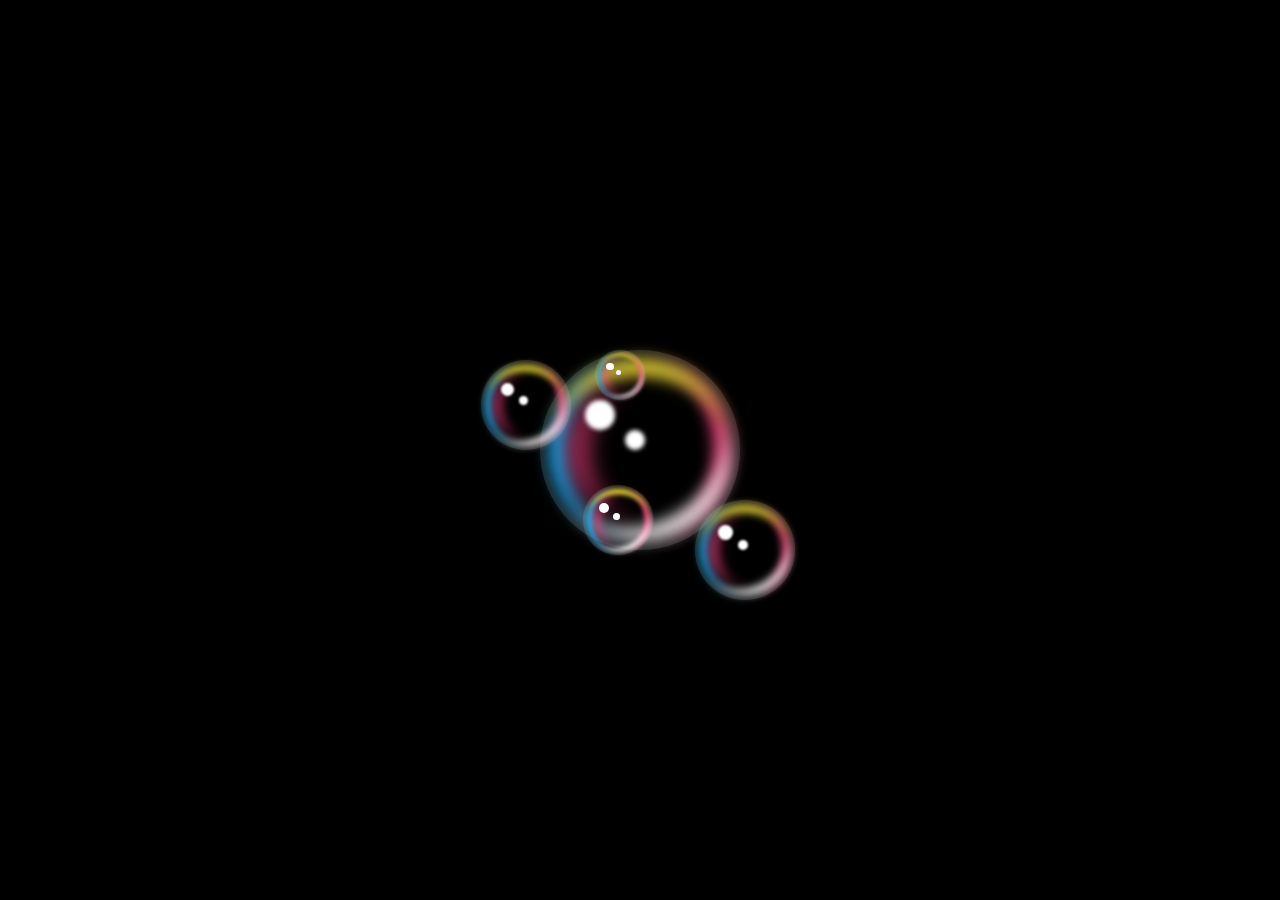
<file: Bubble/index.html>
<!DOCTYPE html>
<html lang="en">
<head>
    <meta charset="UTF-8">
    <meta http-equiv="X-UA-Compatible" content="IE=edge">
    <meta name="viewport" content="width=device-width, initial-scale=1.0">
    <title>Bubble animation</title>
    <link rel="stylesheet" href="style.css">
</head>
<body>
    <div class="bubble">
        <span></span>
        <span></span>
        <span></span>
        <span></span>
        <span></span>
    </div>
    <div class="bubble">
        <span></span>
        <span></span>
        <span></span>
        <span></span>
        <span></span>
    </div>
    <div class="bubble">
        <span></span>
        <span></span>
        <span></span>
        <span></span>
        <span></span>
    </div>
    <div class="bubble">
        <span></span>
        <span></span>
        <span></span>
        <span></span>
        <span></span>
    </div>
    <div class="bubble">
        <span></span>
        <span></span>
        <span></span>
        <span></span>
        <span></span>
    </div>
</body>
</html>
</file>
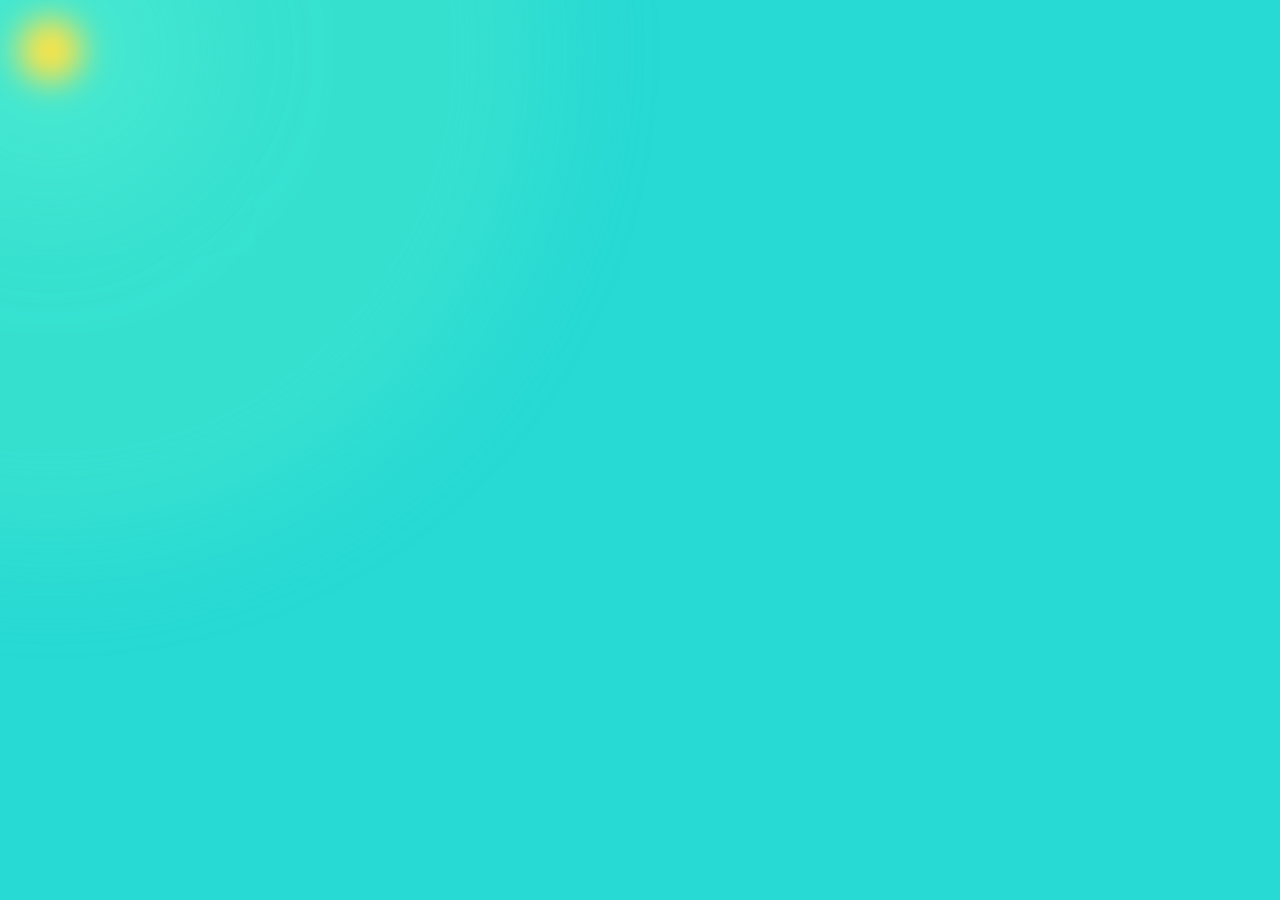
<file: Colorgenerator/index.html>
<!DOCTYPE html>
<html lang="en">

<head>
    <meta charset="UTF-8">
    <meta http-equiv="X-UA-Compatible" content="IE=edge">
    <meta name="viewport" content="width=device-width, initial-scale=1.0">
    <title>Color Generator Game</title>
    <link rel="stylesheet" href="style.css">
</head>

<body>
    <!--
design by https://www.behance.net/vahanhovh
-->
    <div class="splash"></div>
    <div class="container">
        <div class="start-game game-full-flex" id="start-game">
            <div class="start-game-top"><a class="play-full-page" href="https://codepen.io/gregh/full/yVLOyO/"
                    target="_blank">Full Page Mode</a>
            </div>
            <div class="logo-holder">
                <p class="logo">
                    <span>C</span>
                    <span>o</span>
                    <span>l</span>
                    <span>o</span>
                    <span>r</span>
                    <span>o</span>
                    <span>n</span>
                </p>
                <a class="play-button" href="#" onclick="game.start()">Play</a>
                <h4 class="hint">hint: <span>red</span> color always comes first</h4>
            </div>

            <div class="how-to-play">
                <div class="section section-1">
                    <h4>Bouncing ball<br>changes color</h4>
                    <div class="content">
                        <div class="ball-demo" id="ball-demo"></div>
                    </div>
                </div>
                <div class="section section-2">
                    <h4>Tap on the bar to switch the colors<br>(Red, Yellow, Purple)</h4>
                    <div class="content">
                        <div class="bar bar-1" data-index="0"></div>
                        <div class="bar bar-2"></div>
                        <div class="bar bar-3"></div>
                    </div>
                </div>
                <div class="section section-3">
                    <h4>Always match the<br>ball and bar colors</h4>
                    <div class="content">
                        <div class="ball-demo" id="ball-demo"></div>
                        <div class="bar bar-1"></div>
                    </div>
                </div>
            </div>

        </div>

        <div class="stop-game game-full-flex">

            <div class="score-container">

                <h1>Coloron</h1>
                <div class="final-score"></div>
                <div class="result"></div>
                <h4>Tweet to challenge friends</h4>
                <p>
                    <a class="tweet" href="#" onclick="game.generateTweet()">
                        <i class="fa fa-twitter" aria-hidden="true"></i> Tweet
                    </a>
                </p>
                <div>
                    <a class="play-again" href="#" onclick="game.start()">Play Again</a>
                    <a class="main-menu" href="#" onclick="game.intro()">Menu</a>
                </div>
            </div>
        </div>
        <div class="small-glows"></div>
        <div class="glow">
            <div class="sun"></div>
        </div>
        <div class="waves">
            <div class="top_wave"></div>
            <div class="wave1"></div>
            <div class="wave2"></div>
            <div class="wave3"></div>
            <div class="wave4"></div>
        </div>
        <div class="mounts">
            <div class="mount1"></div>
            <div class="mount2"></div>
        </div>
        <div class="clouds"></div>
        <div class="scene">
            <div class="learn-to-play">Click on the bars to change the color!</div>
            <div class="score" id="score"></div>
            <div class="ball-holder"></div>
            <div class="sticks" id="sticks"></div>
        </div>
        <div class="noise"></div>
    </div>

    <script src="main.js"></script>
</body>

</html>
</file>
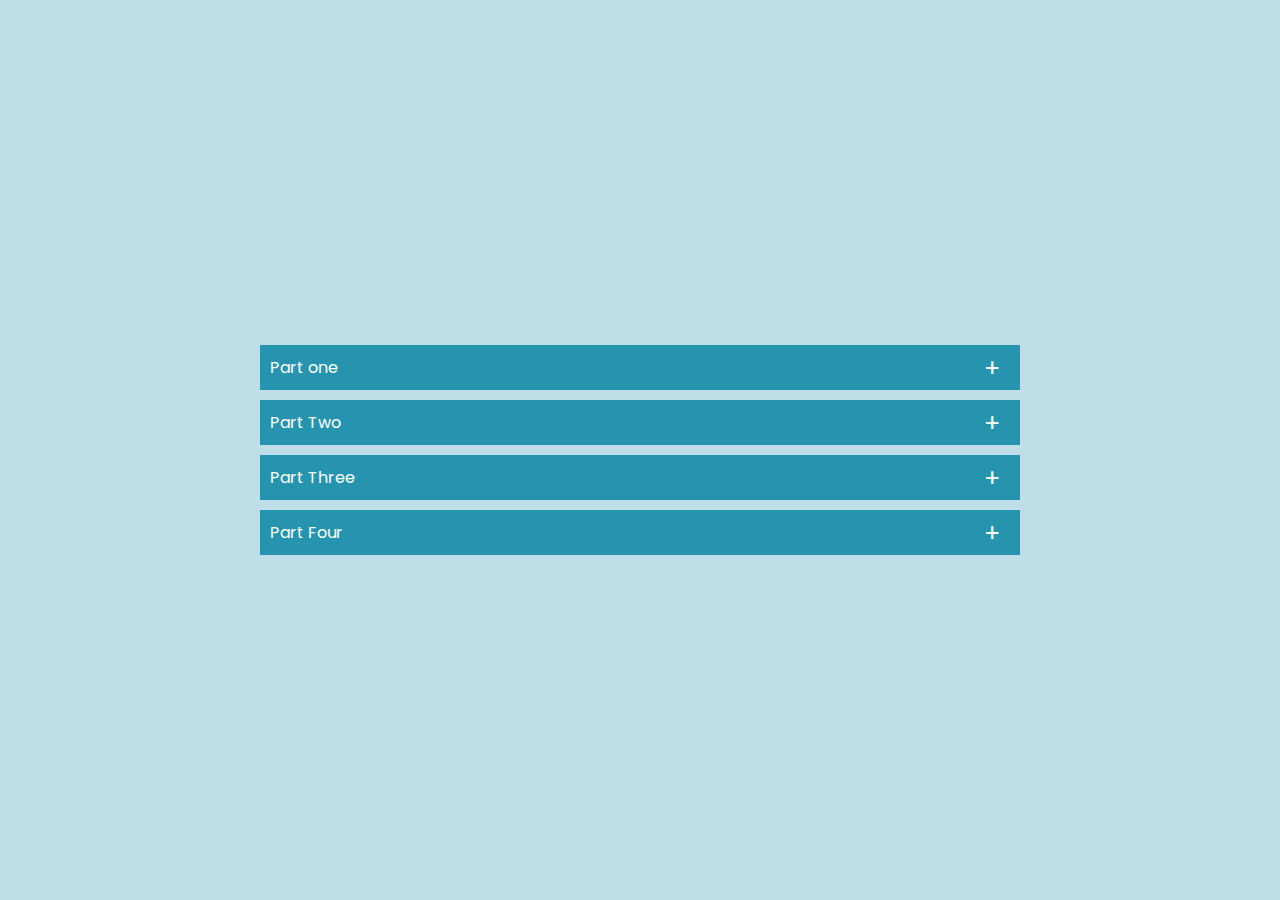
<file: Faq/index.html>
<!DOCTYPE html>
<html lang="en">

<head>
    <meta charset="UTF-8">
    <meta http-equiv="X-UA-Compatible" content="IE=edge">
    <meta name="viewport" content="width=device-width, initial-scale=1.0">
    <title>Faq Accordium</title>
    <link rel="stylesheet" href="https://cdnjs.cloudflare.com/ajax/libs/font-awesome/5.14.0/css/all.min.css"
        integrity="sha512-1PKOgIY59xJ8Co8+NE6FZ+LOAZKjy+KY8iq0G4B3CyeY6wYHN3yt9PW0XpSriVlkMXe40PTKnXrLnZ9+fkDaog=="
        crossorigin="anonymous" />
    <link rel="stylesheet" href="style.css">
</head>

<body>
    <div class="accordium">
        <div class="contextBx">
            <div class="label">Part one</div>
            <div class="context">
                <p>
                    Lorem ipsum dolor sit amet, consectetur adipisicing elit. Quos pariatur velit nesciunt unde numquam
                    qui neque sint exercitationem porro nemo blanditiis quo quaerat vel molestiae soluta nulla, sit
                    doloribus. Sapiente dolor molestias reiciendis eveniet illo odio eos ipsa sed cupiditate?
                </p>
            </div>
        </div>
        <div class="contextBx">
            <div class="label">Part Two</div>
            <div class="context">
                <p>
                    Lorem ipsum dolor sit amet, consectetur adipisicing elit. Quos pariatur velit nesciunt unde numquam
                    qui neque sint exercitationem porro nemo blanditiis quo quaerat vel molestiae soluta nulla, sit
                    doloribus. Sapiente dolor molestias reiciendis eveniet illo odio eos ipsa sed cupiditate?
                </p>
            </div>
        </div>
        <div class="contextBx">
            <div class="label">Part Three</div>
            <div class="context">
                <p>
                    Lorem ipsum dolor sit amet, consectetur adipisicing elit. Quos pariatur velit nesciunt unde numquam
                    qui neque sint exercitationem porro nemo blanditiis quo quaerat vel molestiae soluta nulla, sit
                    doloribus. Sapiente dolor molestias reiciendis eveniet illo odio eos ipsa sed cupiditate?
                </p>
            </div>
        </div>
        <div class="contextBx">
            <div class="label">Part Four</div>
            <div class="context">
                <p>
                    Lorem ipsum dolor sit amet, consectetur adipisicing elit. Quos pariatur velit nesciunt unde numquam
                    qui neque sint exercitationem porro nemo blanditiis quo quaerat vel molestiae soluta nulla, sit
                    doloribus. Sapiente dolor molestias reiciendis eveniet illo odio eos ipsa sed cupiditate?
                </p>
            </div>
        </div>
    </div>

    <script src="main.js"></script>
</body>

</html>
</file>
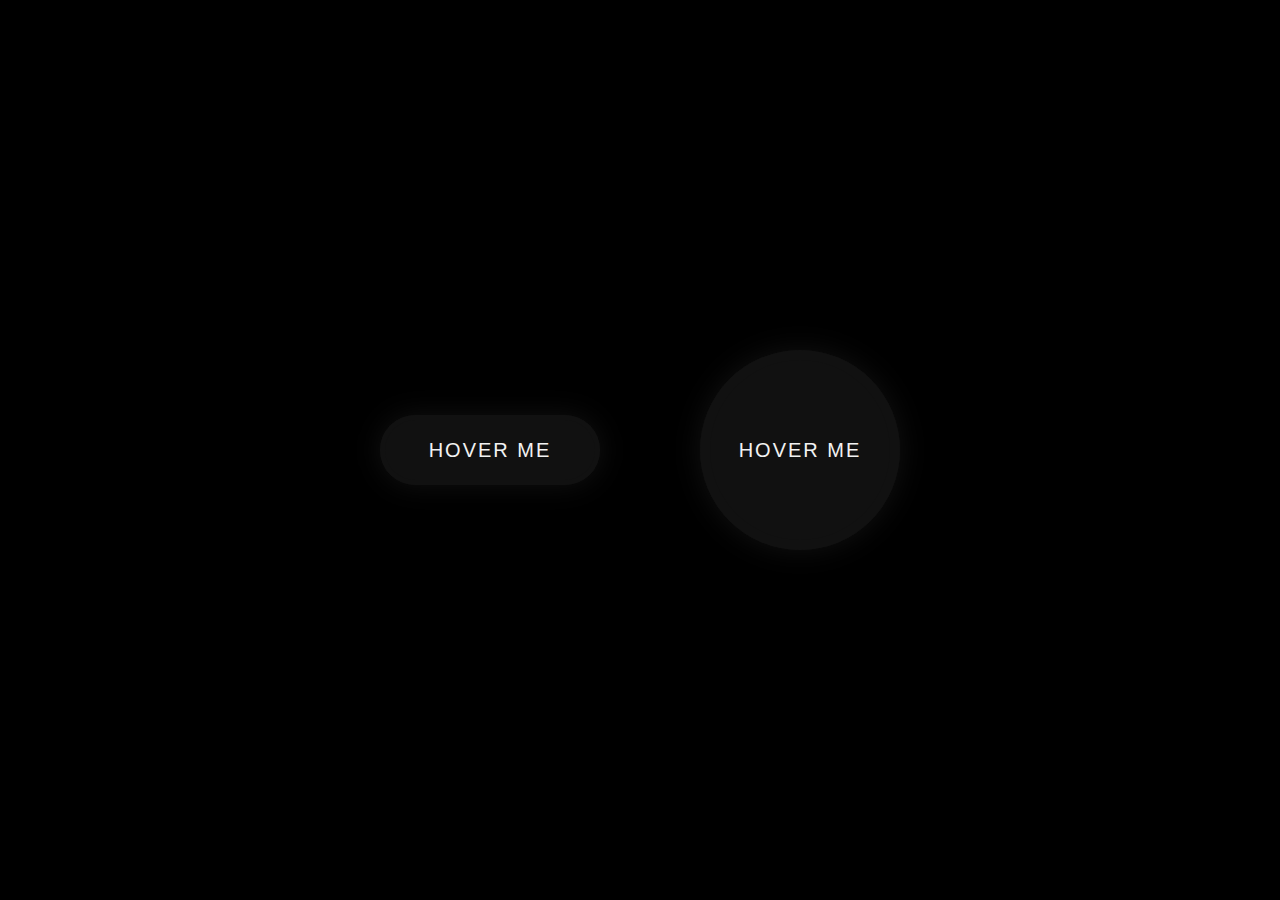
<file: GlowingBtn/index.html>
<!DOCTYPE html>
<html lang="en">

<head>
    <meta charset="UTF-8">
    <meta http-equiv="X-UA-Compatible" content="IE=edge">
    <meta name="viewport" content="width=device-width, initial-scale=1.0">
    <title>Glowing Button</title>
    <link rel="stylesheet" href="style.css">
</head>

<body>
    <div class="center">
        <div class="outer button">
            <button>Hover Me</button>
            <span></span>
            <span></span>
        </div>
        <div class="outer circle">
            <button>Hover Me</button>
            <span></span>
            <span></span>
        </div>
    </div>
</body>

</html>
</file>
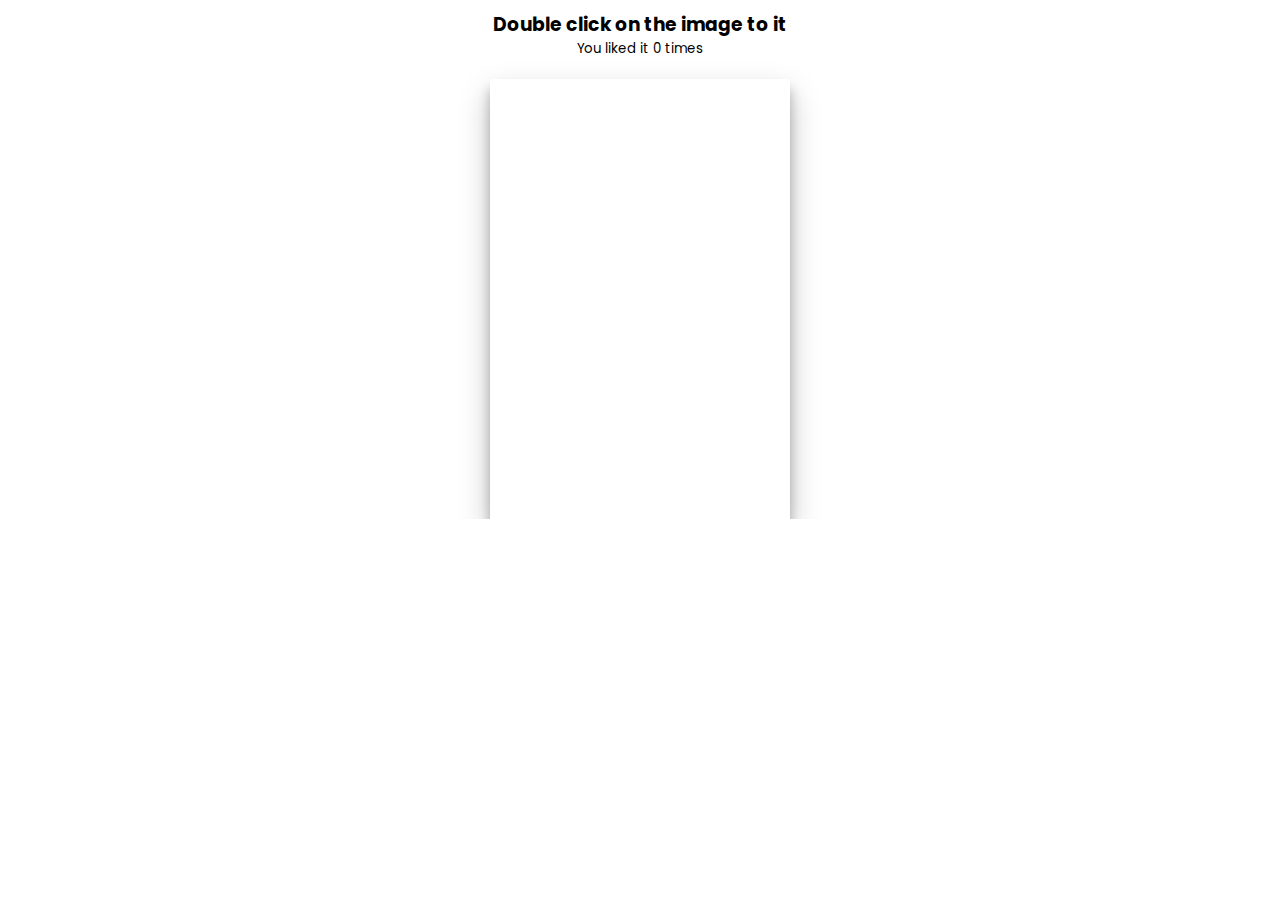
<file: heart/index.html>
<!DOCTYPE html>
<html lang="en">

<head>
    <meta charset="UTF-8">
    <meta http-equiv="X-UA-Compatible" content="IE=edge">
    <meta name="viewport" content="width=device-width, initial-scale=1.0">
    <title>Heart Generator</title>
    <link rel="stylesheet" href="https://cdnjs.cloudflare.com/ajax/libs/font-awesome/5.14.0/css/all.min.css"
        integrity="sha512-1PKOgIY59xJ8Co8+NE6FZ+LOAZKjy+KY8iq0G4B3CyeY6wYHN3yt9PW0XpSriVlkMXe40PTKnXrLnZ9+fkDaog=="
        crossorigin="anonymous" />
    <link rel="stylesheet" href="style.css">
</head>

<body>
    <h3>Double click on the image to <i class="fas fa-heart"></i> it</h3>
    <small>You liked it <span id="times">0</span> times</small>
    <div class="loveMe"></div>

    <script src="main.js"></script>
</body>

</html>
</file>
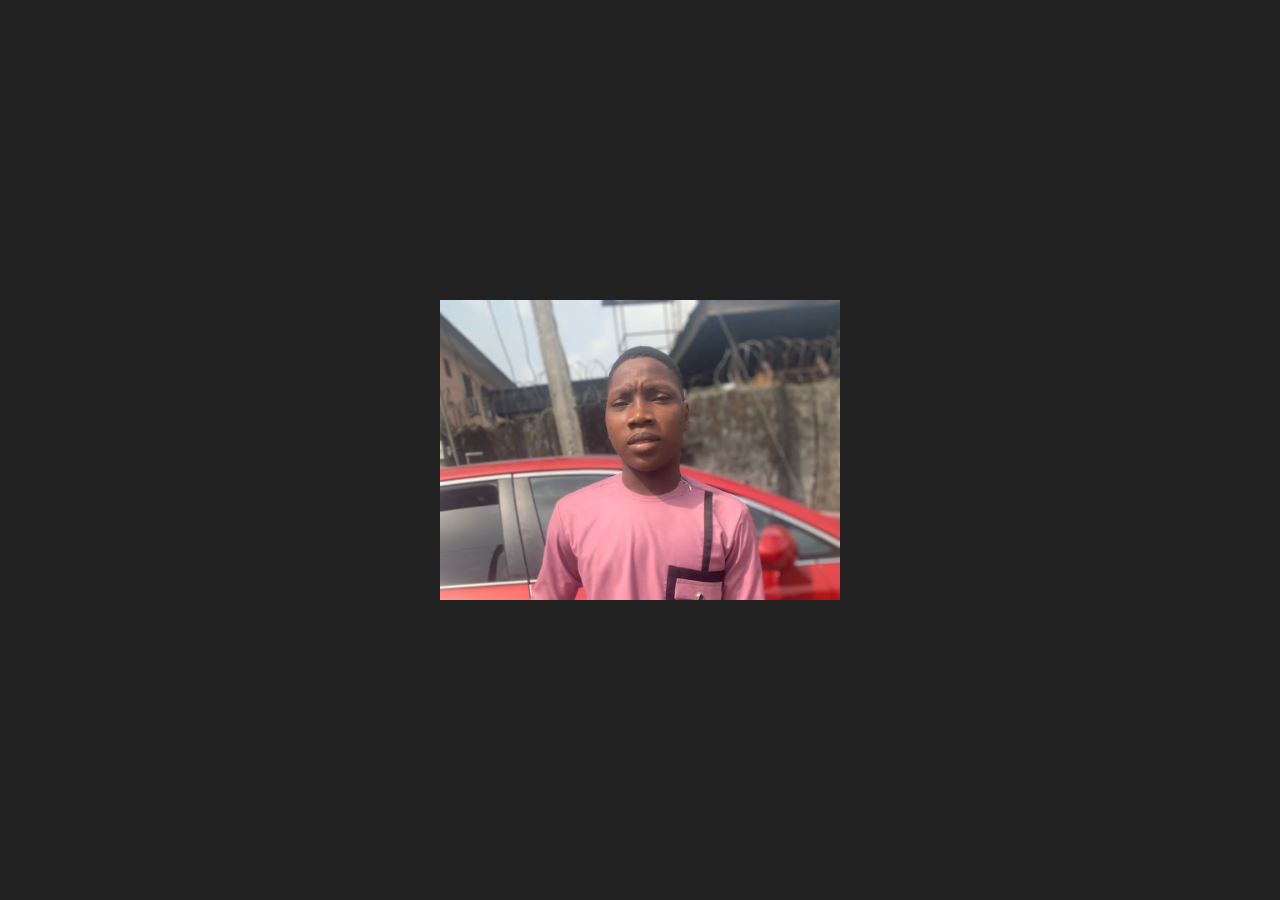
<file: ImgDivider/index.html>
<!DOCTYPE html>
<html lang="en">
  <head>
    <meta charset="UTF-8" />
    <meta http-equiv="X-UA-Compatible" content="IE=edge" />
    <meta name="viewport" content="width=device-width, initial-scale=1.0" />
    <title>Dividing Img</title>
    <link rel="stylesheet" href="style.css" />
  </head>

  <body>
    <div class="box">
      <span></span>
      <span></span>
      <span></span>
      <span></span>
    </div>
  </body>
</html>
</file>
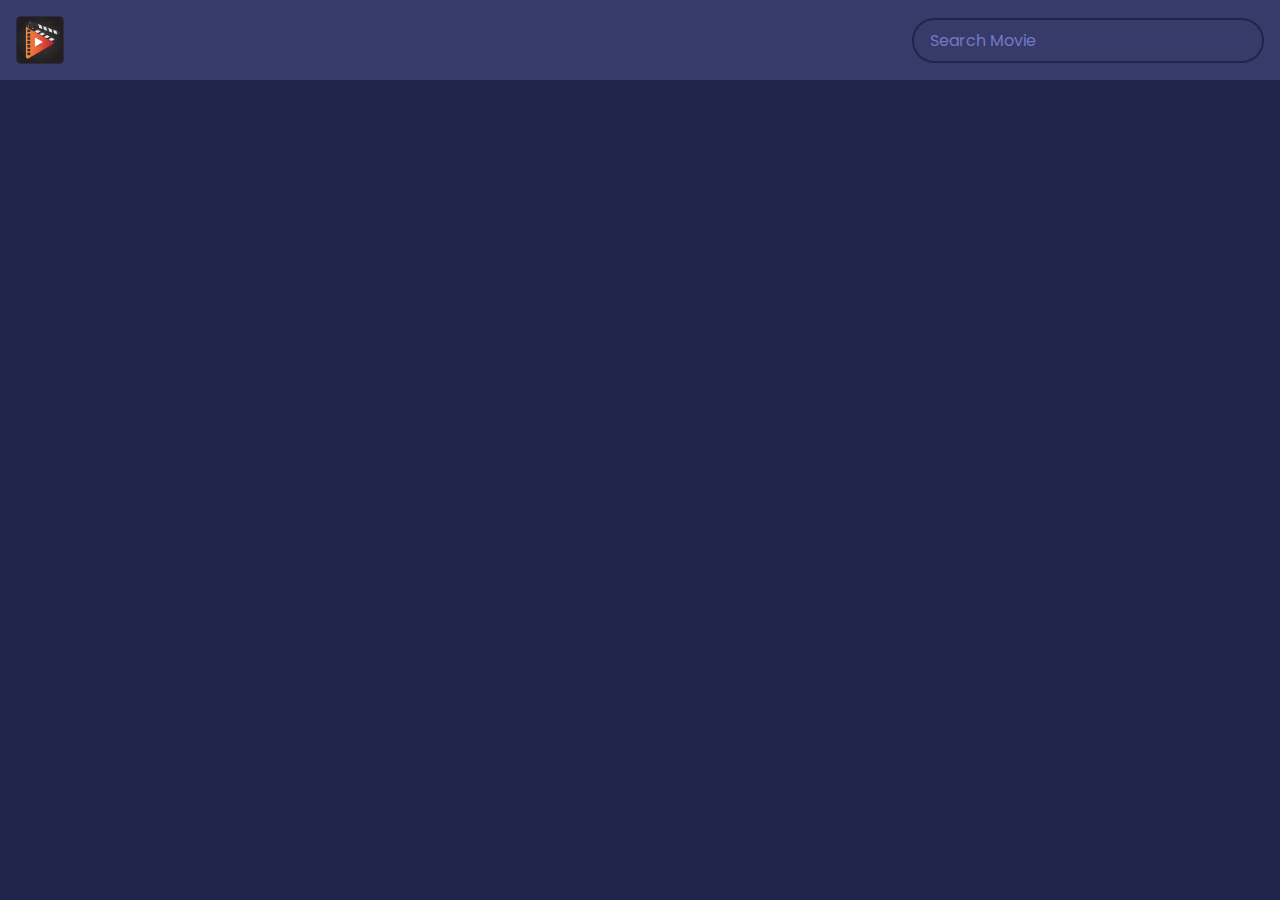
<file: MovieApp/index.html>
<!DOCTYPE html>
<html lang="en">
<head>
    <meta charset="UTF-8">
    <meta http-equiv="X-UA-Compatible" content="IE=edge">
    <meta name="viewport" content="width=device-width, initial-scale=1.0">
    <title>Movie World</title>
    <link rel="stylesheet" href="style.css">
    <link rel="icon" href="mL.png">
</head>

<body>
    <header>
        <img src="mL.png" alt="">
        <form id="form">
            <input type="text" id="search" class="search" placeholder="Search Movie">
        </form>
    </header>
    <main id="main"></main>
    <script src="main.js"></script>
</body>

</html>
</file>
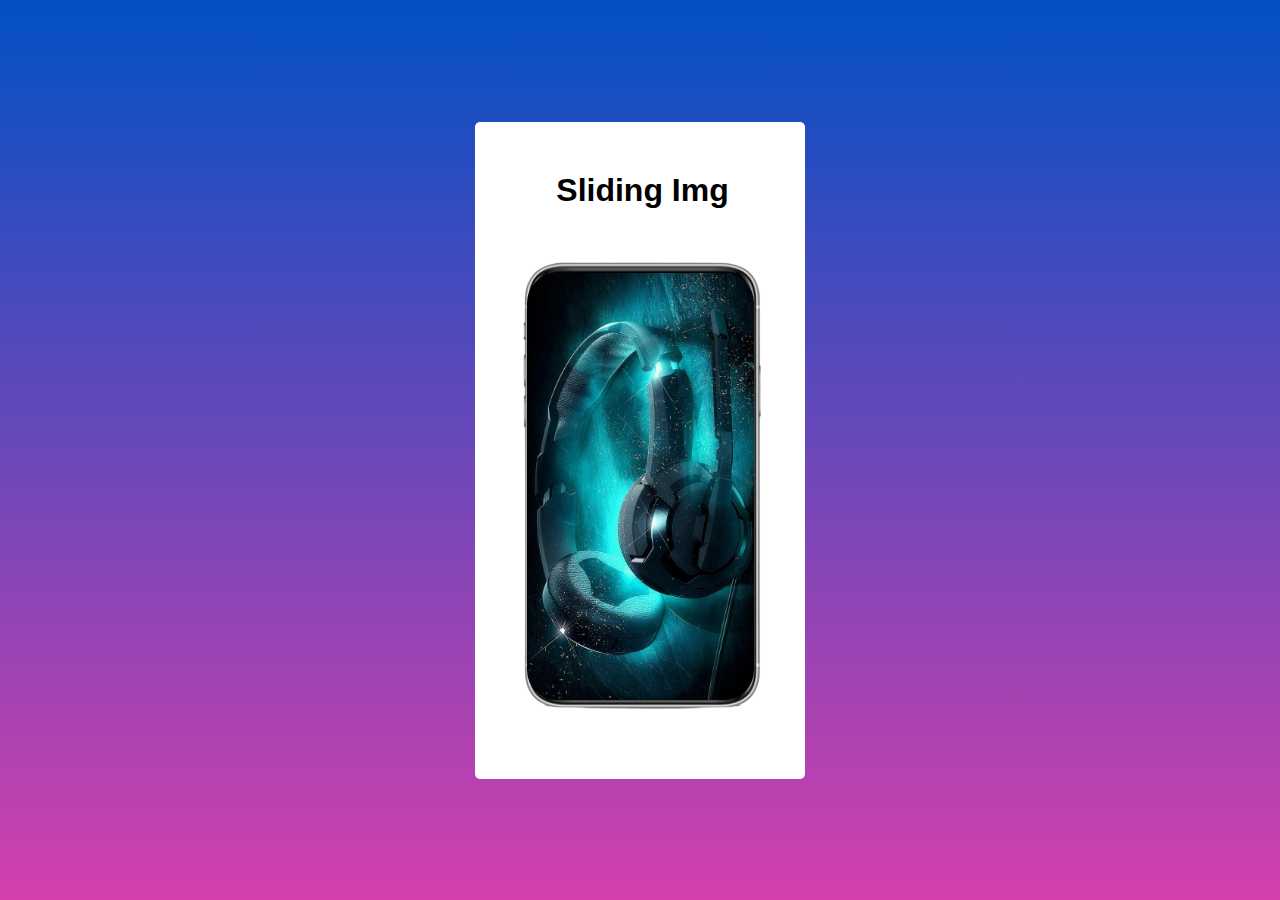
<file: Phone/index.html>
<!DOCTYPE html>
<html lang="en">

<head>
    <meta charset="UTF-8">
    <meta http-equiv="X-UA-Compatible" content="IE=edge">
    <meta name="viewport" content="width=device-width, initial-scale=1.0">
    <title>Phone Changer</title>
    <link rel="stylesheet" href="https://cdnjs.cloudflare.com/ajax/libs/font-awesome/6.1.1/css/all.min.css"
        integrity="sha512-KfkfwYDsLkIlwQp6LFnl8zNdLGxu9YAA1QvwINks4PhcElQSvqcyVLLD9aMhXd13uQjoXtEKNosOWaZqXgel0g=="
        crossorigin="anonymous" referrerpolicy="no-referrer" />
    <link rel="stylesheet" href="/Phone/style.css">
</head>

<body>
    <div class="container">
        <h1>Sliding Img</h1>
        <div class="imgcontainer">
            <img src="/Phone/phoneimg/phonesetting.png" alt="" class="mainImg">
            <div class="slideImg">
                <span class="areaSpan">
                    <img src="/Phone/phoneimg/first.jpg" alt="" class="img">
                    <span class="IconFa" id="Next"><i class="fa fa-chevron-right"></i></span>
                </span>
                <span class="areaSpan">
                    <img src="/Phone/phoneimg/sec.jpg" alt="" class="img">
                    <span class="IconFa" id="Next2"><i class="fa fa-chevron-right"></i></span>
                    <span class="leftP" id="Prev"><i class="fa fa-chevron-left"></i></span>
                </span>
                <span class="areaSpan">
                    <img src="/Phone/phoneimg/third.png" alt="" class="img lastImg">
                    <span class="leftP" id="Prev2"><i class="fa fa-chevron-left"></i></span>
                </span>
            </div>
        </div>
        <!-- <div class="btns">
            <button id="Prev">View Previous Wallpapaer</button>
            <button id="Next">View Next Wallpapaer</button>
            <button id="More">View Last Wallpapaer</button>
        </div> -->
    </div>

    <script src="/Phone/main.js"></script>
</body>

</html>
</file>
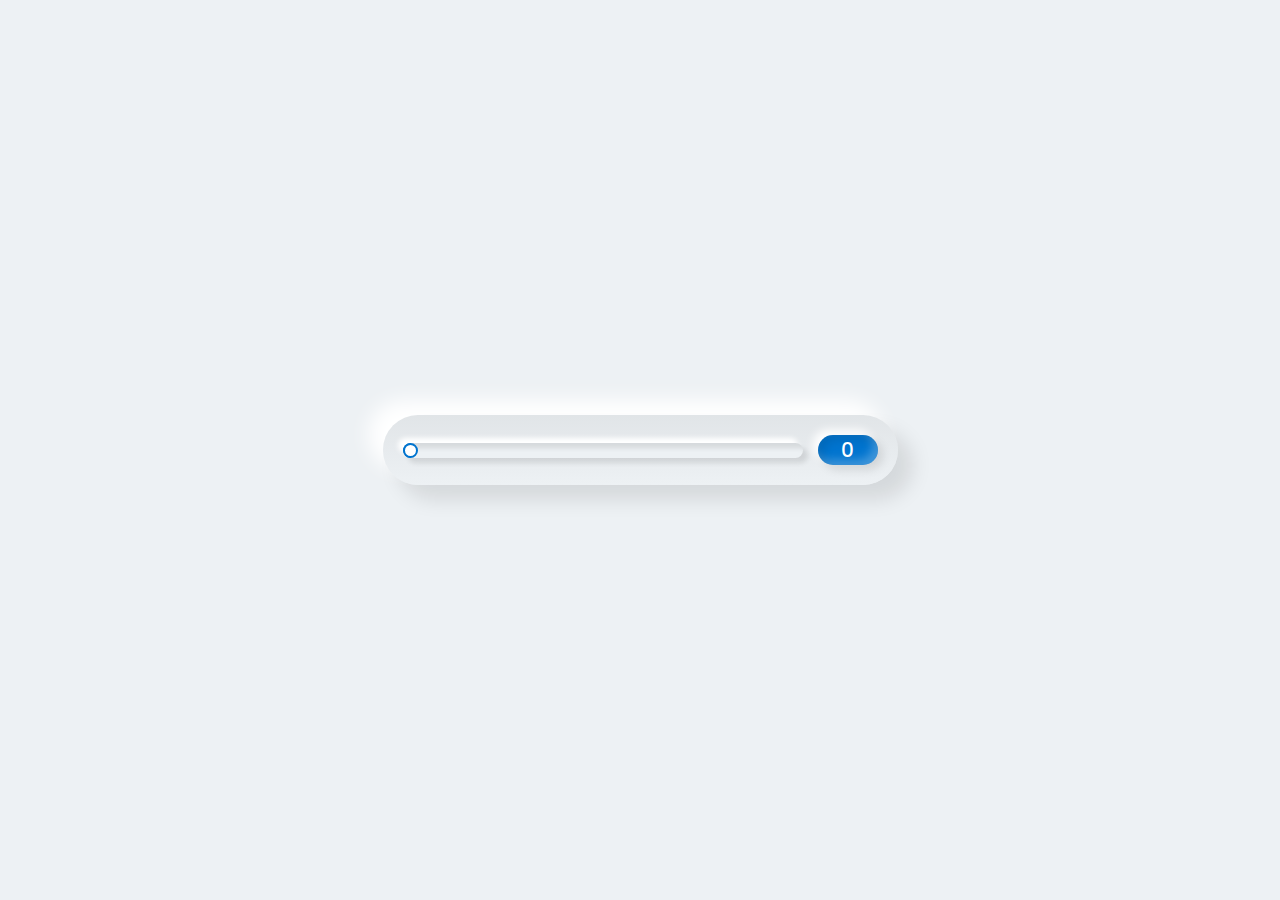
<file: Range/index.html>
<!DOCTYPE html>
<html lang="en">
  <head>
    <meta charset="UTF-8" />
    <meta http-equiv="X-UA-Compatible" content="IE=edge" />
    <meta name="viewport" content="width=device-width, initial-scale=1.0" />
    <title>Range 100%</title>
    <link rel="stylesheet" href="style.css" />
  </head>
  <body>
    <div class="box">
      <input
        type="range"
        class="range"
        value="0"
        min="0"
        max="100"
        onmousemove="rangeSlider(this.value)"
      />

      <span id="rangeValue">0</span>
    </div>

    <script>
      const rangeSlider = (value) => {
        rangeValue.innerHTML = value;
      };
    </script>
  </body>
</html>
</file>
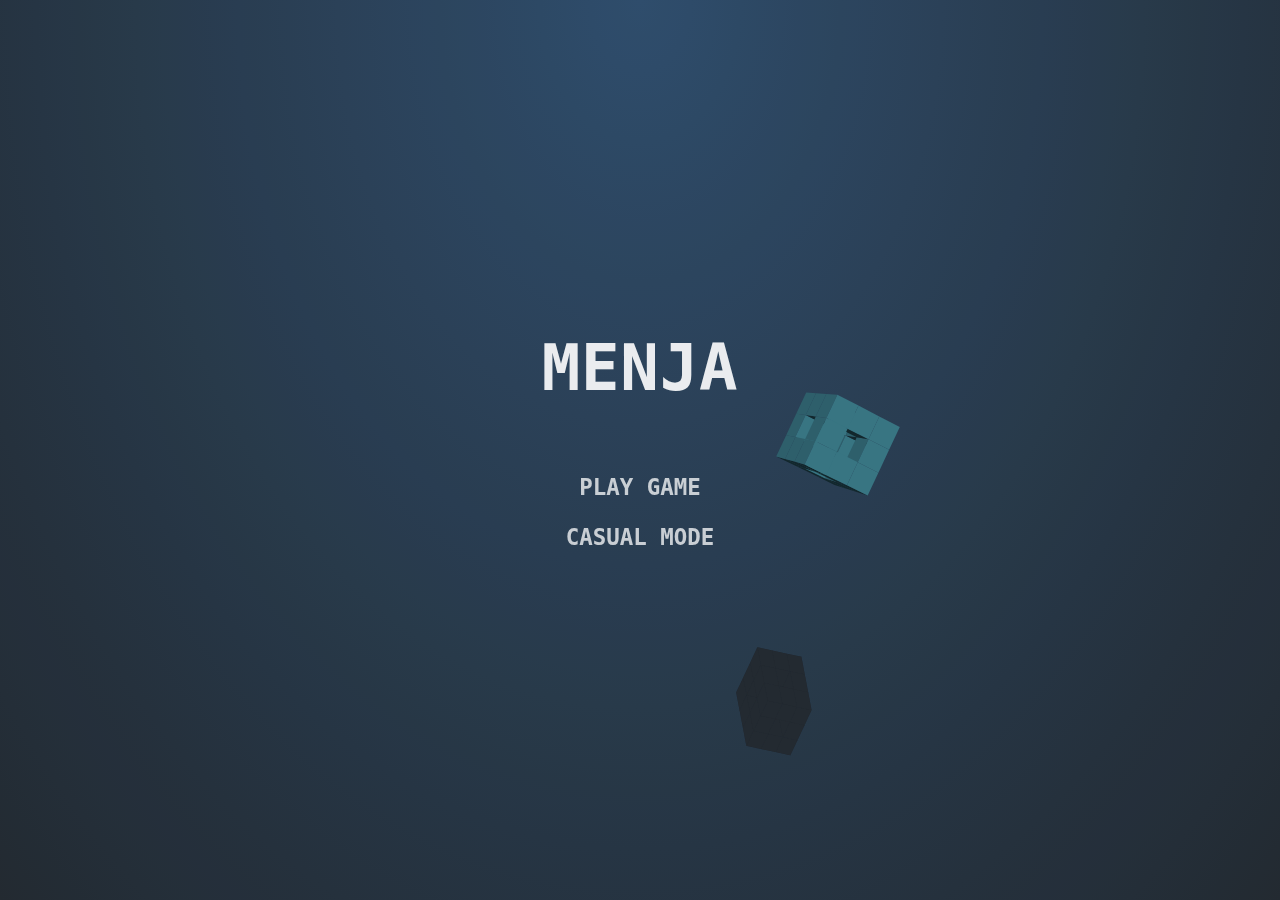
<file: Slizebox/index.html>
<!DOCTYPE html>
<html lang="en">

<head>
    <meta charset="UTF-8">
    <meta http-equiv="X-UA-Compatible" content="IE=edge">
    <meta name="viewport" content="width=device-width, initial-scale=1.0">
    <title>Menja</title>
    <link rel="stylesheet" href="style.css">
</head>

<body>

    <!-- Game canvas -->
    <canvas id="c"></canvas>

    <!-- Gameplay HUD -->
    <div class="hud">
        <div class="hud__score">
            <div class="score-lbl"></div>
            <div class="cube-count-lbl"></div>
        </div>
        <div class="pause-btn">
            <div></div>
        </div>
        <div class="slowmo">
            <div class="slowmo__bar"></div>
        </div>
    </div>

    <!-- Menu System -->
    <div class="menus">
        <div class="menu menu--main">
            <h1>MENJA</h1>
            <button type="button" class="play-normal-btn">PLAY GAME</button>
            <button type="button" class="play-casual-btn">CASUAL MODE</button>
        </div>
        <div class="menu menu--pause">
            <h1>Paused</h1>
            <button type="button" class="resume-btn">RESUME GAME</button>
            <button type="button" class="menu-btn--pause">MAIN MENU</button>
        </div>
        <div class="menu menu--score">
            <h1>Game Over</h1>
            <h2>Your Score:</h2>
            <div class="final-score-lbl"></div>
            <div class="high-score-lbl"></div>
            <button type="button" class="play-again-btn">PLAY AGAIN</button>
            <button type="button" class="menu-btn--score">MAIN MENU</button>
        </div>
    </div>

    <script src="main.js"></script>
</body>

</html>
</file>
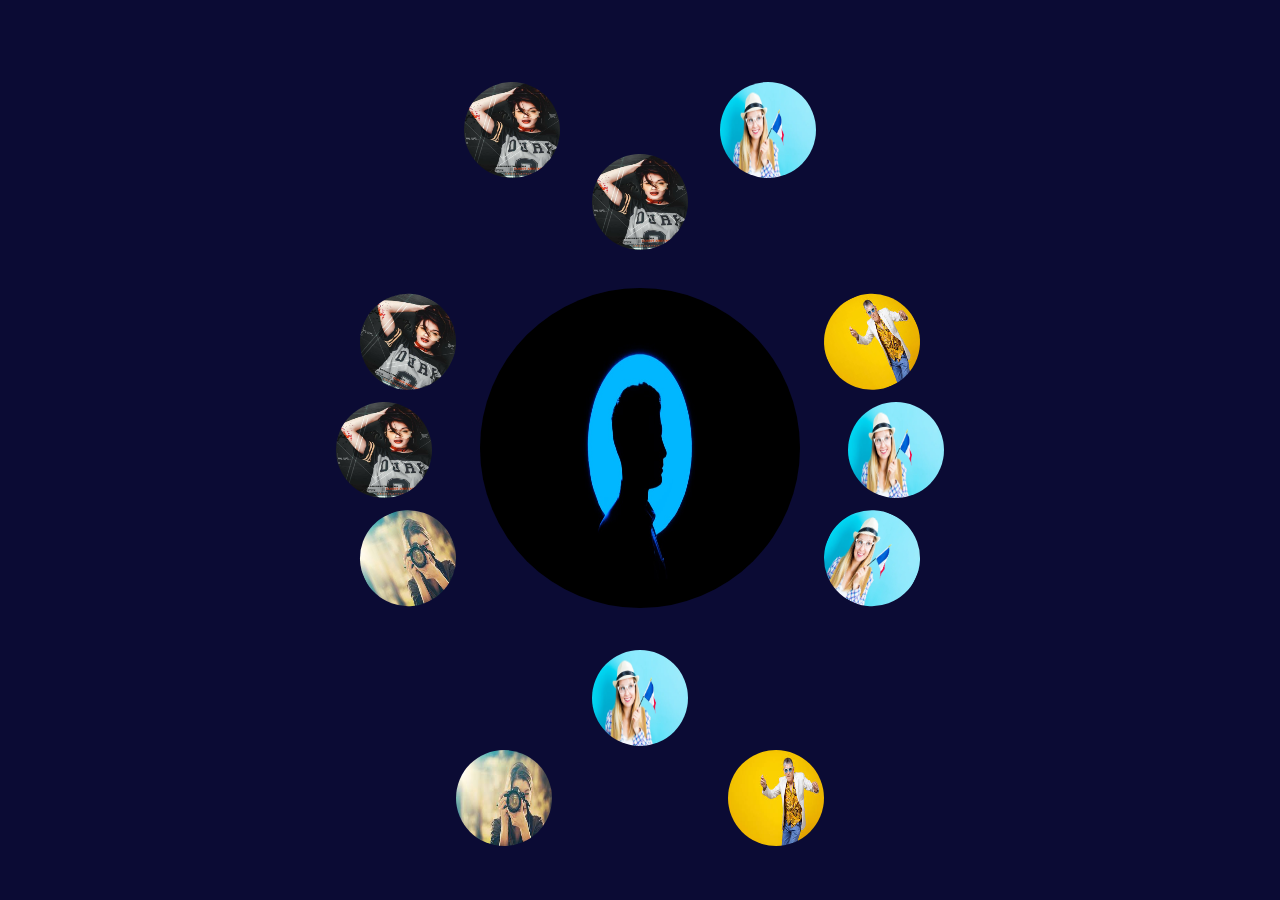
<file: Spin/index.html>
<!DOCTYPE html>
<html lang="en">

<head>
    <meta charset="UTF-8">
    <meta http-equiv="X-UA-Compatible" content="IE=edge">
    <meta name="viewport" content="width=device-width, initial-scale=1.0">
    <title>Spinner Img</title>
    <link rel="stylesheet" href="/Spin/style.css">
</head>

<body>
    <div class="spinnerContainer">
        <div class="centerImg">
            <img src="/Spin/spinImg/centerImg.jpg" alt="">
        </div>
        <div class="movingImg">
            <div class="topSpin">
                <img src="/Spin/spinImg/pic1.jpg" alt="" class="spin spin1">
                <img src="/Spin/spinImg/pic2.jpg" alt="" class="spin spin2">
            </div>
            <div class="sideSpin">
                <img src="/Spin/spinImg/pic1.jpg" alt="" class="spin spin1">
                <img src="/Spin/spinImg/pic2.jpg" alt="" class="spin spin2">
            </div>
            <div class="middleSpin">
                <img src="/Spin/spinImg/pic1.jpg" alt="" class="spin spin1">
                <img src="/Spin/spinImg/pic2.jpg" alt="" class="spin spin2">
            </div>
            <div class="spaceSpin">
                <img src="/Spin/spinImg/pic1.jpg" alt="" class="spin spin1">
                <img src="/Spin/spinImg/pic2.jpg" alt="" class="spin spin2">
            </div>
            <div class="lastSpin">
                <img src="/Spin/spinImg/pic3.jpg" alt="" class="spin spin3">
                <img src="/Spin/spinImg/pic4.jpg" alt="" class="spin spin4">
            </div>
            <div class="bottomspin">
                <img src="/Spin/spinImg/pic3.jpg" alt="" class="spin spin3">
                <img src="/Spin/spinImg/pic4.jpg" alt="" class="spin spin4">
            </div>
        </div>
    </div>
</body>

</html>
</file>
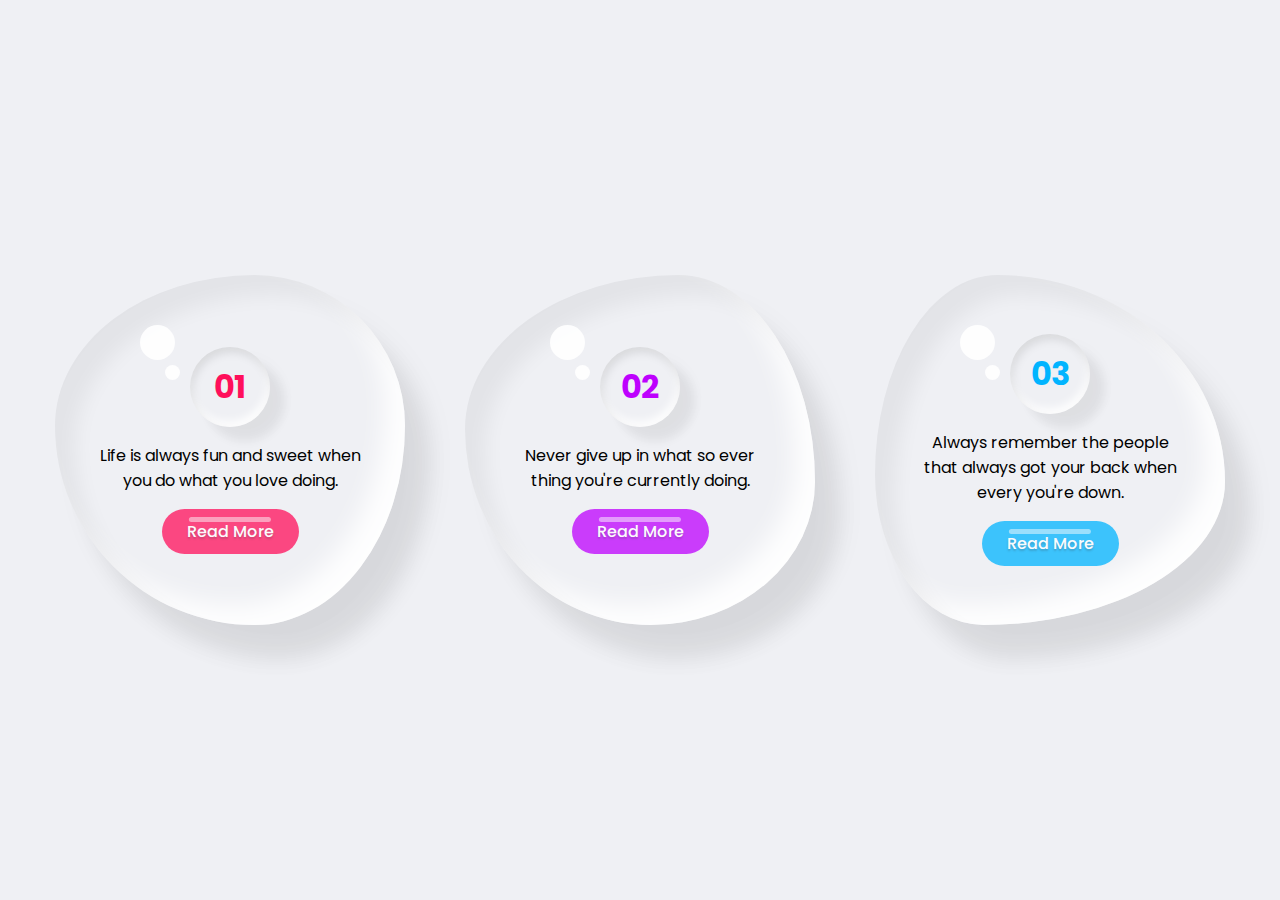
<file: waterCards/index.html>
<!DOCTYPE html>
<html lang="en">
  <head>
    <meta charset="UTF-8" />
    <meta http-equiv="X-UA-Compatible" content="IE=edge" />
    <meta name="viewport" content="width=device-width, initial-scale=1.0" />
    <title>Water Card</title>
    <link rel="stylesheet" href="styles.css" />
  </head>
  <body>
    <div class="container">
      <div class="drop" style="--clr: #ff0f5b">
        <div class="content">
          <h2>01</h2>
          <p>Life is always fun and sweet when you do what you love doing.</p>
          <a href="#">Read More</a>
        </div>
      </div>
      <div class="drop" style="--clr: #be01fe">
        <div class="content">
          <h2>02</h2>
          <p>
            Never give up in what so ever thing you&apos;re currently doing.
          </p>
          <a href="#">Read More</a>
        </div>
      </div>
      <div class="drop" style="--clr: #01b4ff">
        <div class="content">
          <h2>03</h2>
          <p>
            Always remember the people that always got your back when every
            you're down.
          </p>
          <a href="#">Read More</a>
        </div>
      </div>
    </div>
  </body>
</html>
</file>
<file: Bubble/style.css>
* {
    margin: 0;
    padding: 0;
    box-sizing: border-box;
}
body {
    display: flex;
    justify-content: center;
    align-items: center;
    background-color: #000;
    min-height: 100vh;
}
.bubble {
    position: absolute;
    width: 200px;
    height: 200px;
    border-radius: 50%;
    box-shadow: inset 0 0 25px rgba(255, 255, 255, 0.25);
    animation: float 8s ease-in-out infinite;
}
.bubble:nth-child(2) {
    position: relative;
    zoom: 0.45;
    left: -10px;
    top: -100px;
    animation-delay: -4s;
}
.bubble:nth-child(3) {
    position: relative;
    zoom: 0.25;
    right: -80px;
    top: -300px;
    animation-delay: -6s;
}
.bubble:nth-child(4) {
    position: relative;
    zoom: 0.35;
    left: -120px;
    bottom: -200px;
    animation-delay: -3s;
}
.bubble:nth-child(5) {
    position: relative;
    zoom: 0.5;
    left: 0px;
    top: 200px;
    animation-delay: -5s;
}
@keyframes float {
    0%,
    100% {
        transform: translateY(-20px);
    }
    50% {
        transform: translateY(20px);
    }
}
.bubble::before {
    content: "";
    position: absolute;
    top: 50px;
    left: 45px;
    width: 30px;
    height: 30px;
    border-radius: 50%;
    background-color: #fff;
    z-index: 10;
    filter: blur(2px);
}
.bubble::after {
    content: "";
    position: absolute;
    top: 80px;
    left: 85px;
    width: 20px;
    height: 20px;
    border-radius: 50%;
    background-color: #fff;
    z-index: 10;
    filter: blur(2px);
}
.bubble span {
    position: absolute;
    border-radius: 50%;
}
.bubble span:nth-child(1) {
    inset: 10px;
    border-left: 15px solid #0fb4ff;
    filter: blur(8px);
}
.bubble span:nth-child(2) {
    inset: 10px;
    border-right: 15px solid #ff4484;
    filter: blur(8px);
}
.bubble span:nth-child(3) {
    inset: 10px;
    border-top: 15px solid #ffeb3b;
    filter: blur(8px);
}
.bubble span:nth-child(4) {
    inset: 30px;
    border-left: 15px solid #ff4484;
    filter: blur(12px);
}
.bubble span:nth-child(5) {
    inset: 10px;
    border-bottom: 15px solid #fff;
    filter: blur(8px);
    transform: rotate(330deg);
}
</file>
<file: Colorgenerator/style.css>
.bubble {
  border-radius: 50%;
  position: absolute;
  background-color: rgba(0, 0, 0, 0.12);
  border-color: rgba(0, 0, 0, 0.12);
  border-width: 4px;
}

.bubble-1 {
  height: 15px;
  width: 15px;
  top: 21px;
  left: 59px;
}

.bubble-2 {
  height: 27px;
  width: 27px;
  top: 36px;
  left: 16px;
}

.bubble-3 {
  height: 21px;
  width: 21px;
  top: 63px;
  left: 49px;
}

.bubble-4 {
  height: 15px;
  width: 15px;
  top: 98px;
  left: 37px;
}

.bubble-5 {
  height: 5px;
  width: 5px;
  top: 116px;
  left: 20px;
  background-color: transparent;
  border-style: solid;
}

.bubble-6 {
  height: 6px;
  width: 6px;
  top: 128px;
  left: 63px;
}

.bubble-7 {
  height: 27px;
  width: 27px;
  top: 150px;
  left: 52px;
}

.bubble-8 {
  height: 19px;
  width: 19px;
  top: 154px;
  left: 18px;
}

.bubble-9 {
  height: 10px;
  width: 10px;
  top: 189px;
  left: 13px;
}

.bubble-10 {
  height: 5px;
  width: 5px;
  top: 199px;
  left: 52px;
  background-color: transparent;
  border-style: solid;
}

.bubble-11 {
  height: 21px;
  width: 21px;
  top: 220px;
  left: 29px;
}

.bubble-12 {
  height: 21px;
  width: 21px;
  top: 263px;
  left: 48px;
}

.bubble-13 {
  height: 5px;
  width: 5px;
  top: 275px;
  left: 16px;
  background-color: transparent;
  border-style: solid;
}

.bubble-14 {
  height: 15px;
  width: 15px;
  top: 296px;
  left: 34px;
}

.triangle {
  position: absolute;
  background-color: rgba(0, 0, 0, 0.12);
  border-color: rgba(0, 0, 0, 0.12);
}

.triangle-1 {
  border-radius: 50%;
  position: absolute;
  background-color: rgba(0, 0, 0, 0.12);
  border-color: rgba(0, 0, 0, 0.12);
  border-width: 4px;
  height: 10px;
  width: 10px;
  top: 22px;
  left: 55px;
}

.triangle-2 {
  border-left: 8px solid transparent;
  border-right: 8px solid transparent;
  border-bottom: 14px solid rgba(0, 0, 0, 0.12);
  background-color: transparent;
  left: 15px;
  top: 27px;
}

.triangle-2:after {
  content: " ";
  display: block;
  position: absolute;
  border-left: 3px solid transparent;
  border-right: 3px solid transparent;
  border-bottom: 5px solid transparent;
  top: 6px;
  left: -3.5px;
  -webkit-transition: border-bottom-color 0.4s ease;
  transition: border-bottom-color 0.4s ease;
}

.red .triangle-2:after {
  border-bottom-color: #fc5c82;
}

.yellow .triangle-2:after {
  border-bottom-color: #fcd45c;
}

.purple .triangle-2:after {
  border-bottom-color: #9174f5;
}

.triangle-3 {
  border-left: 12px solid transparent;
  border-right: 12px solid transparent;
  border-bottom: 19px solid rgba(0, 0, 0, 0.12);
  background-color: transparent;
  left: 43px;
  top: 60px;
}

.triangle-3:after {
  content: " ";
  display: block;
  position: absolute;
  border-left: 5px solid transparent;
  border-right: 5px solid transparent;
  border-bottom: 9px solid transparent;
  top: 6px;
  left: -4.75px;
  -webkit-transition: border-bottom-color 0.4s ease;
  transition: border-bottom-color 0.4s ease;
}

.red .triangle-3:after {
  border-bottom-color: #fc5c82;
}

.yellow .triangle-3:after {
  border-bottom-color: #fcd45c;
}

.purple .triangle-3:after {
  border-bottom-color: #9174f5;
}

.triangle-4 {
  border-radius: 50%;
  position: absolute;
  background-color: rgba(0, 0, 0, 0.12);
  border-color: rgba(0, 0, 0, 0.12);
  border-width: 3px;
  height: 8px;
  width: 8px;
  top: 61px;
  left: 17px;
  background-color: transparent;
  border-style: solid;
}

.triangle-5 {
  border-left: 5px solid transparent;
  border-right: 5px solid transparent;
  border-bottom: 8px solid rgba(0, 0, 0, 0.12);
  background-color: transparent;
  left: 25px;
  top: 101px;
  -webkit-transform: rotate(180deg);
          transform: rotate(180deg);
}

.triangle-6 {
  border-left: 4px solid transparent;
  border-right: 4px solid transparent;
  border-bottom: 6px solid rgba(0, 0, 0, 0.12);
  background-color: transparent;
  left: 60px;
  top: 103px;
  -webkit-transform: rotate(-90deg);
          transform: rotate(-90deg);
}

.triangle-7 {
  border-left: 12.5px solid transparent;
  border-right: 12.5px solid transparent;
  border-bottom: 19px solid rgba(0, 0, 0, 0.12);
  background-color: transparent;
  left: 17px;
  top: 126px;
  -webkit-transform: rotate(180deg);
          transform: rotate(180deg);
}

.triangle-8 {
  border-left: 10.5px solid transparent;
  border-right: 10.5px solid transparent;
  border-bottom: 16px solid rgba(0, 0, 0, 0.12);
  background-color: transparent;
  left: 50px;
  top: 149px;
}

.triangle-9 {
  border-left: 5.5px solid transparent;
  border-right: 5.5px solid transparent;
  border-bottom: 8px solid rgba(0, 0, 0, 0.12);
  background-color: transparent;
  left: 21px;
  top: 177px;
}

.triangle-10 {
  border-radius: 50%;
  position: absolute;
  background-color: rgba(0, 0, 0, 0.12);
  border-color: rgba(0, 0, 0, 0.12);
  border-width: 4px;
  height: 10px;
  width: 10px;
  top: 177px;
  left: 60px;
}

.triangle-11 {
  border-left: 9px solid transparent;
  border-right: 9px solid transparent;
  border-bottom: 13px solid rgba(0, 0, 0, 0.12);
  background-color: transparent;
  left: 33px;
  top: 213px;
  -webkit-transform: rotate(180deg);
          transform: rotate(180deg);
}

.triangle-12 {
  border-radius: 50%;
  position: absolute;
  background-color: rgba(0, 0, 0, 0.12);
  border-color: rgba(0, 0, 0, 0.12);
  border-width: 2px;
  height: 10px;
  width: 10px;
  top: 233px;
  left: 65px;
  background-color: transparent;
  border-style: solid;
}

.triangle-13 {
  border-radius: 50%;
  position: absolute;
  background-color: rgba(0, 0, 0, 0.12);
  border-color: rgba(0, 0, 0, 0.12);
  border-width: 4px;
  height: 10px;
  width: 10px;
  top: 250px;
  left: 22px;
}

.triangle-14 {
  border-left: 8px solid transparent;
  border-right: 8px solid transparent;
  border-bottom: 14px solid rgba(0, 0, 0, 0.12);
  background-color: transparent;
  left: 45px;
  top: 270px;
  -webkit-transform: rotate(180deg);
          transform: rotate(180deg);
}

.triangle-14:after {
  content: " ";
  display: block;
  position: absolute;
  border-left: 3px solid transparent;
  border-right: 3px solid transparent;
  border-bottom: 5px solid transparent;
  top: 6px;
  left: -3.5px;
  -webkit-transition: border-bottom-color 0.4s ease;
  transition: border-bottom-color 0.4s ease;
}

.red .triangle-14:after {
  border-bottom-color: #fc5c82;
}

.yellow .triangle-14:after {
  border-bottom-color: #fcd45c;
}

.purple .triangle-14:after {
  border-bottom-color: #9174f5;
}

.stick .block {
  position: absolute;
  overflow: hidden;
  z-index: 999;
  border-radius: 7px;
}

.stick .block .inner {
  border-radius: 7px;
  background-color: rgba(0, 0, 0, 0.12);
  border-color: rgba(0, 0, 0, 0.12);
  border-width: 3px;
  height: 100%;
  width: 100%;
  position: absolute;
}

.stick .block:nth-child(2n + 1) .inner-2 {
  left: -200%;
}

.stick .block:nth-child(2n + 2) .inner-2 {
  left: 200%;
}

.stick .block-1 {
  height: 16px;
  width: 31px;
  top: 16px;
  left: 30px;
}

.stick .block-1 .inner {
  background-color: transparent !important;
  border-style: solid;
  -webkit-box-sizing: border-box;
          box-sizing: border-box;
}

.stick .block-2 {
  height: 14px;
  width: 42px;
  top: 50px;
  left: 15px;
}

.stick .block-3 {
  height: 18px;
  width: 9px;
  top: 73px;
  left: 64px;
}

.stick .block-4 {
  height: 9px;
  width: 14px;
  top: 84px;
  left: 26px;
}

.stick .block-5 {
  height: 15px;
  width: 15px;
  top: 109px;
  left: 45px;
}

.stick .block-5 .inner {
  border-radius: 50%;
}

.stick .block-6 {
  height: 9px;
  width: 27px;
  top: 135px;
  left: 19px;
}

.stick .block-7 {
  height: 12px;
  width: 12px;
  top: 144px;
  left: 60px;
}

.stick .block-7 .inner {
  border-radius: 50%;
  border-style: solid;
  -webkit-box-sizing: border-box;
          box-sizing: border-box;
  background-color: transparent;
}

.stick .block-8 {
  height: 27px;
  width: 14px;
  top: 164px;
  left: 24px;
}

.stick .block-9 {
  height: 8px;
  width: 8px;
  top: 188px;
  left: 64px;
}

.stick .block-10 {
  height: 12px;
  width: 22px;
  top: 219px;
  left: 11px;
}

.stick .block-10 .inner {
  background-color: transparent !important;
  border-style: solid;
  -webkit-box-sizing: border-box;
          box-sizing: border-box;
}

.stick .block-11 {
  height: 22px;
  width: 22px;
  top: 226px;
  left: 50px;
}

.stick .block-11 .inner {
  border-radius: 50%;
}

.stick .block-12 {
  height: 18px;
  width: 9px;
  top: 248px;
  left: 26px;
}

.stick .block-13 {
  height: 8px;
  width: 8px;
  top: 278px;
  left: 50px;
}

.stick .block-13 .inner {
  border-radius: 50%;
}

.stick .block-14 {
  height: 12px;
  width: 22px;
  top: 297px;
  left: 18px;
}

.stick .block-14 .inner {
  background-color: transparent !important;
  border-style: solid;
  -webkit-box-sizing: border-box;
          box-sizing: border-box;
}

.stick .block-15 {
  height: 9px;
  width: 27px;
  top: 307px;
  left: 48px;
}

body {
  background-color: #28dad4;
  margin: 0;
  padding: 0;
  overflow: hidden;
  font-family: "Roboto", sans-serif;
}

a {
  cursor: url(https://greghub.github.io/coloron/public/svg/cursor.svg), pointer;
}

a:focus, a:active {
  cursor: url(https://greghub.github.io/coloron/public/svg/cursor-tap.svg), pointer;
}

.container {
  position: fixed;
  left: 0;
  top: 0;
  height: 100%;
  width: 100%;
}

.waves,
.mounts {
  position: absolute;
  width: 100%;
  left: 0;
  bottom: 0;
}

.waves div,
.mounts div {
  position: absolute;
  width: 100%;
}

.clouds {
  position: absolute;
  width: 100%;
  left: 0;
  top: 77px;
  height: 151px;
  background: url(https://greghub.github.io/coloron/public/svg/clouds.svg) repeat-x;
  background-position-x: 170px;
}

.top_wave {
  background: url(https://greghub.github.io/coloron/public/svg/top_wave.png) repeat-x 0 -1px;
  height: 35px;
  bottom: 0;
  z-index: 10001;
}

.wave1 {
  background: url(https://greghub.github.io/coloron/public/svg/wave1.svg) repeat-x;
  height: 150px;
  bottom: 0;
  z-index: 23;
}

.wave2 {
  background: url(https://greghub.github.io/coloron/public/svg/wave2.svg) repeat-x;
  height: 180px;
  bottom: 30px;
  z-index: 22;
}

.wave3 {
  background: url(https://greghub.github.io/coloron/public/svg/wave3.svg) repeat-x;
  height: 180px;
  bottom: 90px;
  z-index: 21;
}

.wave4 {
  background: url(https://greghub.github.io/coloron/public/svg/wave4.svg) repeat-x;
  height: 180px;
  bottom: 120px;
  z-index: 20;
}

.mount1 {
  background: url(https://greghub.github.io/coloron/public/svg/mount1.svg) repeat-x;
  height: 150px;
  bottom: 280px;
  z-index: 11;
}

.mount2 {
  background: url(https://greghub.github.io/coloron/public/svg/mount2.svg) repeat-x;
  height: 150px;
  bottom: 290px;
  z-index: 10;
}

.noise {
  position: fixed;
  width: 100%;
  height: 100%;
  left: 0;
  top: 0;
  z-index: 1010;
  background: url(https://greghub.github.io/coloron/public/svg/noise.png);
}

.glow {
  position: absolute;
  left: -350px;
  top: -350px;
  width: 800px;
  height: 800px;
  background-color: rgba(81, 237, 200, 0.34);
  border-radius: 50%;
  -webkit-box-shadow: 0 0 100px 100px rgba(81, 237, 200, 0.34);
          box-shadow: 0 0 100px 100px rgba(81, 237, 200, 0.34);
  z-index: 1010;
}

.sun {
  position: relative;
  left: 50%;
  top: 50%;
  width: 1px;
  height: 1px;
  background-color: #ffe345;
  border-radius: 50%;
  -webkit-box-shadow: 0 0 32px 32px #ffe345, 0 0 150px 150px rgba(103, 244, 210, 0.4);
          box-shadow: 0 0 32px 32px #ffe345, 0 0 150px 150px rgba(103, 244, 210, 0.4);
}

.small-glow {
  z-index: 99;
  width: 12px;
  height: 12px;
  border-radius: 50%;
  position: absolute;
  background-color: rgba(255, 255, 255, 0.34);
  -webkit-box-shadow: 0 0 1px 1px rgba(255, 255, 255, 0.34);
          box-shadow: 0 0 1px 1px rgba(255, 255, 255, 0.34);
}

.small-glow.yellow {
  background-color: rgba(255, 227, 69, 0.34);
  -webkit-box-shadow: 0 0 4px 4px rgba(255, 227, 69, 0.34);
          box-shadow: 0 0 4px 4px rgba(255, 227, 69, 0.34);
}

.sticks {
  z-index: 1011;
  outline: none;
  -webkit-tap-highlight-color: rgba(0, 0, 0, 0);
}

.stick {
  height: 362px;
  width: 90px;
  border-radius: 14px;
  background-image: url(https://greghub.github.io/coloron/public/svg/noise.png);
  position: relative;
  overflow: hidden;
  float: left;
  margin-right: 90px;
  -webkit-transition: background-color 0.4s ease;
  transition: background-color 0.4s ease;
  cursor: url(https://greghub.github.io/coloron/public/svg/cursor.svg), pointer;
}

.stick:focus, .stick:active {
  cursor: url(https://greghub.github.io/coloron/public/svg/cursor-tap.svg), pointer;
}

.stick.red {
  background-color: #ff4571;
}

.stick.yellow {
  background-color: #ffd145;
}

.stick.purple {
  background-color: #8260f6;
}

.stick.inactive {
  background-color: #4c4660;
}

.ball,
.ball-demo {
  background: url(https://greghub.github.io/coloron/public/svg/ball.svg) right bottom;
  background-size: 64px 64px;
  width: 53px;
  height: 53px;
  z-index: 1011;
  background-color: #ff4571;
  border-radius: 50%;
}

.ball {
  margin-bottom: 250px;
}

.controls {
  z-index: 999999;
  position: relative;
}

.game-full-flex {
  position: fixed;
  display: none;
  -webkit-box-orient: vertical;
  -webkit-box-direction: normal;
      -ms-flex-direction: column;
          flex-direction: column;
  -webkit-box-pack: justify;
      -ms-flex-pack: justify;
          justify-content: space-between;
  -webkit-box-align: center;
      -ms-flex-align: center;
          align-items: center;
  width: 100%;
  height: 100%;
  top: 0;
  left: 0;
  z-index: 9998;
}

.start-game .start-game-top {
  min-height: 20%;
}

.start-game .start-game-top .play-full-page {
  display: none;
  border: 3px solid #fff;
  border-radius: 100px;
  color: #fff;
  width: 260px;
  height: 50px;
  font-size: 28px;
  text-align: center;
  font-weight: 900;
  letter-spacing: -1px;
  line-height: 52px;
  text-decoration: none;
  text-transform: uppercase;
  margin-top: 24px;
}

.start-game .start-game-top .play-full-page:hover {
  opacity: 0.7;
}

.start-game .logo-holder {
  width: 513px;
  height: 162px;
  background-color: #4c4660;
  border: 4px solid #ff4571;
  border-radius: 68px;
  text-align: center;
  margin-top: -10%;
}

.start-game .logo-holder .logo {
  color: #fff;
  text-transform: uppercase;
  font-weight: 900;
  font-size: 100px;
  letter-spacing: -0.1em;
  margin-top: 10px;
  margin-bottom: 4px;
  text-align: center;
}

.start-game .logo-holder .logo span {
  margin-left: -8px;
  margin-right: -8px;
}

.start-game .logo-holder .play-button {
  display: inline-block;
  background-color: #ff4571;
  border: 4px solid #fff;
  border-radius: 100px;
  color: #fff;
  width: 200px;
  height: 56px;
  font-size: 42px;
  text-align: center;
  font-weight: 900;
  letter-spacing: -3px;
  line-height: 56px;
  text-decoration: none;
}

.start-game .logo-holder .play-button:hover {
  background-color: #ff5f84;
}

.start-game .logo-holder .hint {
  color: #fff;
  font-size: 20px;
}

.start-game .logo-holder .hint span {
  color: #ff4571;
}

.start-game .how-to-play {
  display: -webkit-box;
  display: -ms-flexbox;
  display: flex;
  -ms-flex-pack: distribute;
      justify-content: space-around;
  width: 100%;
}

.start-game .how-to-play .section-1,
.start-game .how-to-play .section-3 {
  -webkit-box-flex: 1;
      -ms-flex: 1;
          flex: 1;
}

.start-game .how-to-play .section-1 .content,
.start-game .how-to-play .section-3 .content {
  -webkit-box-pack: center;
      -ms-flex-pack: center;
          justify-content: center;
}

.start-game .how-to-play h4 {
  color: #fff;
  font-weight: 400;
  font-size: 22px;
  text-align: center;
}

.start-game .how-to-play .content {
  height: 200px;
  position: relative;
  display: -webkit-box;
  display: -ms-flexbox;
  display: flex;
  -ms-flex-pack: distribute;
      justify-content: space-around;
}

.start-game .how-to-play .bar {
  width: 60px;
  border-radius: 7px;
  margin-top: auto;
  -webkit-transition: background-color 0.4s ease;
  transition: background-color 0.4s ease;
}

.start-game .how-to-play .bar.bar-1 {
  height: 180px;
  background: #ff4571;
}

.start-game .how-to-play .bar.bar-2 {
  height: 120px;
  background: #ffd145;
}

.start-game .how-to-play .bar.bar-3 {
  height: 150px;
  background: #4c4660;
}

.start-game .how-to-play .section-2 .bar {
  cursor: url(https://greghub.github.io/coloron/public/svg/cursor.svg), pointer;
}

.start-game .how-to-play .section-2 .bar:focus, .start-game .how-to-play .section-2 .bar:active {
  cursor: url(https://greghub.github.io/coloron/public/svg/cursor-tap.svg), pointer;
}

.start-game .how-to-play .section-3 .ball-demo {
  background-color: #815ff8;
}

.start-game .how-to-play .section-3 .bar-1 {
  height: 120px;
  background-color: #815ff8;
}

.stop-game {
  -webkit-box-pack: center;
      -ms-flex-pack: center;
          justify-content: center;
}

.stop-game .score-container {
  background-color: #4c4660;
  width: 433px;
  height: 386px;
  border-radius: 38px;
  text-align: center;
}

.stop-game .score-container h1 {
  color: #fff;
  text-transform: uppercase;
  letter-spacing: -0.1em;
  margin-top: 20px;
  margin-bottom: 4px;
  font-size: 64px;
}

.stop-game .score-container .final-score {
  color: #ffe345;
  font-weight: 900;
  font-size: 130px;
  letter-spacing: -6px;
  line-height: 110px;
}

.stop-game .score-container .result {
  color: #ff4571;
  text-transform: uppercase;
  font-weight: 700;
  font-size: 30px;
}

.stop-game .score-container h4 {
  color: #fff;
  margin-top: 12px;
}

.stop-game .score-container .tweet {
  background: #fff;
  padding: 8px 20px;
  border-radius: 4px;
  color: #55acee;
  text-decoration: none;
  font-size: 18px;
  line-height: 24px;
  display: inline-block;
}

.stop-game .score-container .tweet:hover {
  background-color: #55acee;
  color: #fff;
}

.stop-game .score-container .tweet i {
  font-size: 24px;
  top: 2px;
  right: 2px;
  position: relative;
}

.stop-game .score-container .play-again {
  background-color: #ff4571;
  border: 2px solid #fff;
  color: #fff;
  text-decoration: none;
  text-transform: uppercase;
  font-weight: 900;
  letter-spacing: -1px;
  font-size: 26px;
  padding: 6px 24px;
  border-radius: 22px;
  margin: 6px 4px;
  display: inline-block;
}

.stop-game .score-container .play-again:hover {
  background-color: #ff5f84;
}

.stop-game .score-container .main-menu {
  background-color: #44bfa3;
  border: 2px solid #fff;
  color: #fff;
  text-decoration: none;
  text-transform: uppercase;
  font-weight: 900;
  letter-spacing: -1px;
  font-size: 26px;
  padding: 6px 24px;
  border-radius: 22px;
  margin: 6px 4px;
  display: inline-block;
}

.stop-game .score-container .main-menu:hover {
  background-color: #57c6ac;
}

.scene {
  display: -webkit-box;
  display: -ms-flexbox;
  display: flex;
  -webkit-box-orient: vertical;
  -webkit-box-direction: normal;
      -ms-flex-direction: column;
          flex-direction: column;
  -webkit-box-pack: justify;
      -ms-flex-pack: justify;
          justify-content: space-between;
  position: fixed;
  z-index: 9997;
  left: 0;
  top: 0;
  width: 100%;
  height: 100%;
}

.scene .ball-holder {
  -webkit-box-flex: 1;
      -ms-flex: 1;
          flex: 1;
  display: -webkit-box;
  display: -ms-flexbox;
  display: flex;
  -webkit-box-orient: vertical;
  -webkit-box-direction: normal;
      -ms-flex-direction: column;
          flex-direction: column;
  -webkit-box-pack: end;
      -ms-flex-pack: end;
          justify-content: flex-end;
  padding-left: 558px;
}

.scene .score {
  position: fixed;
  right: 54px;
  top: 20px;
  color: #33485f;
  font-size: 90px;
  font-weight: 900;
  letter-spacing: -0.1em;
}

.scene .learn-to-play {
  z-index: 9999;
  display: inline-block;
  text-align: center;
  position: relative;
  top: 20%;
  font-size: 48px;
  color: rgba(255, 255, 255, 0.85);
  font-weight: 700;
  letter-spacing: -2px;
  opacity: 0;
}

.splash {
  display: none;
}

@media print {
  .splash {
    display: block;
    position: fixed;
    z-index: 99999;
    left: 0;
    top: 0;
    width: 100%;
    height: 100%;
    background-color: #28dad4;
    background-image: url(https://greghub.github.io/coloron/public/images/coloron-image.png);
    background-size: auto 100%;
    background-repeat: no-repeat;
    background-position: center;
  }
}

.nominee {
  position: fixed;
  right: 0;
  top: 0;
  z-index: 9999;
}
/*# sourceMappingURL=style.css.map */
</file>
<file: Faq/style.css>
@import url("https://fonts.googleapis.com/css2?family=Poppins:wght@200;300;400;500;600;700;800;900&display=swap");
* {
    margin: 0;
    padding: 0;
    box-sizing: border-box;
    font-family: "Poppins", sans-serif;
}
body {
    display: flex;
    justify-content: center;
    align-items: center;
    min-height: 100vh;
    background-color: #bedfe8;
}
.accordium {
    max-width: 800px;
}
.contextBx {
    position: relative;
    margin: 10px 20px;
}
.contextBx .label {
    position: relative;
    padding: 10px;
    background-color: #2694af;
    color: #fff;
    cursor: pointer;
}
.contextBx .label::before {
    content: "+";
    position: absolute;
    top: 50%;
    right: 20px;
    transform: translateY(-50%);
    font-size: 1.5rem;
}
.contextBx.active .label::before {
    content: "-";
}
.contextBx .context {
    position: relative;
    background-color: #fff;
    height: 0;
    overflow: hidden;
    transition: 0.5s ease;
    overflow-y: auto;
}
.contextBx.active .context {
    height: 150px;
    padding: 10px;
}
</file>
<file: GlowingBtn/style.css>
* {
    margin: 0;
    padding: 0;
    box-sizing: border-box;
}
body {
    display: flex;
    justify-content: center;
    align-items: center;
    min-height: 100vh;
    background-color: #000;
}
.center {
    display: flex;
    flex-wrap: wrap;
    align-items: center;
    justify-content: center;
}
.outer {
    margin: 0 50px;
    background: #111;
    position: relative;
}
.button {
    width: 220px;
    height: 70px;
    border-radius: 50px;
}
.circle {
    width: 200px;
    height: 200px;
    border-radius: 50%;
}
.outer button {
    background-color: #111;
    color: #f2f2f2;
    outline: none;
    border: none;
    font-size: 20px;
    z-index: 9;
    letter-spacing: 2px;
    text-transform: uppercase;
    cursor: pointer;
}
.button button {
    width: 210px;
    height: 60px;
    border-radius: 50px;
}
.circle button {
    width: 180px;
    height: 180px;
    border-radius: 50%;
}
.outer button,
.outer span {
    position: absolute;
    top: 50%;
    left: 50%;
    transform: translate(-50%, -50%);
}
.outer span {
    height: 100%;
    width: 100%;
    background: inherit;
}
.button span {
    border-radius: 50px;
}
.circle span {
    border-radius: 50%;
}
.outer span:nth-child(1) {
    filter: blur(7px);
}
.outer span:nth-child(2) {
    filter: blur(14px);
}
.outer:hover {
    animation: rotate 1.5s linear infinite;
    background: linear-gradient(#14ffe9, #ffeb3b, #ff00e0);
}
@keyframes rotate {
    0% {
        filter: hue-rotate(0deg);
    }
    100% {
        filter: hue-rotate(360deg);
    }
}
@media screen and (max-width: 768px) {
    .outer {
        margin: 50px 10px;
    }
}
</file>
<file: heart/style.css>
@import url("https://fonts.googleapis.com/css2?family=Poppins:wght@200;400&display=swap");

* {
    margin: 0;
    padding: 0;
    box-sizing: border-box;
    font-family: "Poppins", sans-serif;
    overflow: hidden;
}
body {
    text-align: center;
}
h3 {
    margin: 10px 0 0;
}
small {
    display: block;
    margin-bottom: 20px;
}
.fa-heart {
    color: #ff0000;
}
.loveMe {
    position: relative;
    width: 300px;
    height: 440px;
    background: url("https://hips.hearstapps.com/hmg-prod.s3.amazonaws.com/images/carbon-fiber-shelby-mustang-1600685276.jpg?crop=0.9988636363636364xw:1xh;center,top&resize=480:*")
        no-repeat center center/cover;
    margin: auto;
    cursor: pointer;
    max-width: 100%;
    box-shadow: 0 14px 28px rgba(0, 0, 0, 0.25), 0 10px 10px rgba(0, 0, 0, 0.22);
}
.loveMe .fa-heart {
    position: absolute;
    animation: grow 0.6s linear;
    transform: translate(-50%, -50%) scale(0);
}
@keyframes grow {
    to {
        transform: translate(-50%, -50%) scale(10);
        opacity: 0;
    }
}
</file>
<file: ImgDivider/style.css>
* {
    margin: 0;
    padding: 0;
    box-sizing: border-box;
}
body {
    display: flex;
    justify-content: center;
    align-items: center;
    min-height: 100vh;
    background: #222;
}
.box {
    position: relative;
    width: 400px;
    height: 300px;
    cursor: pointer;
}
.box span {
    position: absolute;
    inset: 0;
    transition: 500ms;
    background: url(Fb.jpg);
    background-size: cover;
}
.box span:nth-child(1) {
    clip-path: polygon(0 0, 50% 0, 51% 59%, 0 59%);
}
.box span:nth-child(2) {
    clip-path: polygon(49% 0, 100% 0, 100% 55%, 49% 55%);
}
.box span:nth-child(3) {
    clip-path: polygon(0 52%, 53% 52%, 53% 100%, 0 100%);
}
.box span:nth-child(4) {
    clip-path: polygon(53% 52%, 100% 53%, 100% 100%, 53% 100%);
}

.box:hover span:nth-child(1) {
    transform: translate(-40px, -75px) rotate(-15deg);
    transition-delay: 0;
}
.box:hover span:nth-child(2) {
    transform: translate(40px, -100px) rotate(25deg);
    transition-delay: 0.25s;
}
.box:hover span:nth-child(3) {
    transform: translate(-40px, 80px) rotate(15deg);
    transition-delay: 0.5s;
}
.box:hover span:nth-child(4) {
    transform: translate(40px, 80px) rotate(-15deg);
    transition-delay: 0.75s;
}
</file>
<file: MovieApp/style.css>
@import url("https://fonts.googleapis.com/css2?family=Poppins:wght@200;400&display=swap");

* {
    margin: 0;
    padding: 0;
    box-sizing: border-box;
    font-family: "Poppins", sans-serif;
}
:root {
    --primary-color: #22254b;
    --secondary-color: #373b69;
    --placeHolder: #7378c5;
    --white: #fff;
    --info: #eee;
}
body {
    background-color: var(--primary-color);
}
header {
    background-color: var(--secondary-color);
    padding: 1rem;
    display: flex;
    align-items: center;
    justify-content: space-between;
}
header > img {
    width: 3rem;
    height: 3rem;
    cursor: pointer;
}
.search {
    background-color: transparent;
    border: 2px solid var(--primary-color);
    border-radius: 50px;
    font-family: inherit;
    font-size: 1rem;
    padding: 0.5rem 1rem;
    color: var(--white);
    outline: none;
}
.search::placeholder {
    color: var(--placeHolder);
}
.search:focus {
    background-color: var(--primary-color);
}
main {
    display: flex;
    flex-wrap: wrap;
    justify-content: center;
}

.movie {
    width: 300px;
    margin: 1rem;
    background-color: var(--secondary-color);
    box-shadow: 0 4px 5px rgba(0, 0, 0, 0.2);
    position: relative;
    overflow: hidden;
    border-radius: 3px;
}

.movie img {
    width: 100%;
}

.movie-info {
    display: flex;
    align-items: center;
    justify-content: space-between;
    color: var(--info);
    gap: 0.2rem;
    padding: 0.5rem 1rem 1rem;
    letter-spacing: 0.5px;
}

.movie-info h3 {
    margin-top: 0;
}

.movie-info span {
    background-color: var(--primary-color);
    padding: 0.25rem 0.5rem;
    border-radius: 3px;
    font-weight: bold;
}

.movie-info span.green {
    color: lightgreen;
}

.movie-info span.orange {
    color: orange;
}

.movie-info span.red {
    color: red;
}

.overview {
    background-color: var(--white);
    padding: 2rem;
    position: absolute;
    left: 0;
    bottom: 0;
    right: 0;
    max-height: 100%;
    transform: translateY(101%);
    overflow-y: auto;
    transition: transform 0.3s ease-in;
}

.movie:hover .overview {
    transform: translateY(0);
}
@media screen and (max-width: 340px) {
    .search {
        padding: 0.5rem 10px;
    }
    header {
        padding: 10px;
    }
}
</file>
<file: Phone/style.css>
* {
    margin: 0;
    padding: 0;
    box-sizing: border-box;
}
.fa {
    font-family: "Font Awesome 6 Free" !important;
    color: #fff;
    font-size: 18px;
    cursor: pointer;
}
.areaSpan {
    position: relative;
}
.IconFa {
    position: absolute;
    top: 211px;
    left: 210px;
}
.leftP {
    position: absolute;
    top: 211px;
    left: 6px;
}
body {
    display: flex;
    justify-content: center;
    align-items: center;
    min-height: 100vh;
    text-align: center;
    background-image: linear-gradient(to bottom, #0250c5, #d43fad);
    font-family: Arial, Helvetica, sans-serif;
}
.container {
    width: 330px;
    background-color: #fff;
    border-radius: 5px;
    padding: 50px 30px 10px 35px;
    margin: 30px 0;
}
.imgcontainer {
    width: 100%;
    display: flex;
    justify-content: center;
    align-items: center;
    position: relative;
    overflow: hidden;
}
.slideImg {
    display: flex;
    position: absolute;
    left: 17px;
    transition: left 300ms ease-in-out;
}
.img {
    width: 227px;
    height: 427px;
    border-radius: 30px;
    margin-right: 25px;
}
.lastImg{
    width: 223px;
}
</file>
<file: Range/style.css>
@import url("https://fonts.googleapis.com/css2?family=Poppins:wght@200;300;400;500;600;700;800;900&display=swap");

* {
    margin: 0;
    padding: 0;
    box-sizing: border-box;
    font-family: "Poppins", sans-serif;
}
body {
    display: flex;
    justify-content: center;
    align-items: center;
    min-height: 100vh;
    background-color: #edf1f4;
}
.box {
    position: relative;
    display: flex;
    justify-content: center;
    align-items: center;
    padding: 20px;
    background: linear-gradient(to bottom, rgba(0, 0, 0, 0.05), #edf1f4);
    border-radius: 40px;
    box-shadow: 15px 15px 20px rgba(0, 0, 0, 0.1), -15px -15px 20px white;
}
.range {
    width: 400px;
    height: 15px;
    appearance: none;
    background: #edf1f4;
    outline: none;
    border-radius: 15px;
    box-shadow: 5px 5px 5px rgba(0, 0, 0, 0.1), -5px -5px 5px white, inset 5px 5px 5px rgba(0, 0, 0, 0.1);
    overflow: hidden;
}
.range::-webkit-slider-thumb {
    appearance: none;
    width: 15px;
    height: 15px;
    background-color: #fff;
    border-radius: 50%;
    border: 2px solid #0074cf;
    box-shadow: -407px 0 0 400px #0074cf;
    cursor: pointer;
}
#rangeValue {
    position: relative;
    background-color: #0074cf;
    text-align: center;
    width: 60px;
    font-size: 1.25rem;
    font-weight: 500;
    color: #fff;
    margin-left: 15px;
    border-radius: 25px;
    box-shadow: 5px 5px 10px rgba(0, 0, 0, 0.1), -5px -5px 10px white, inset 5px 5px 10px rgba(0, 0, 0, 0.1),
        inset -5px -5px 10px rgba(255, 255, 255, 0.25);
}
@media screen and (max-width: 500px) {
    .box {
        width: 100%;
    }
    .range {
        width: 100%;
    }
}
</file>
<file: Slizebox/style.css>
body {
    margin: 0;
    background-color: #000;
    background-image: radial-gradient(
        ellipse at top,
        #335476 0%,
        #31506e 11.1%,
        #304b67 22.2%,
        #2f4760 33.3%,
        #2d4359 44.4%,
        #2c3f51 55.6%,
        #2a3a4a 66.7%,
        #293643 77.8%,
        #28323d 88.9%,
        #262e36 100%
    );
    height: 100vh;
    overflow: hidden;
    font-family: monospace;
    font-weight: bold;
    letter-spacing: 0.06em;
    color: rgba(255, 255, 255, 0.75);
}

#c {
    display: block;
    touch-action: none;
    transform: translateZ(0);
}

/*/////////////////////
//        HUD        //
/////////////////////*/

.hud__score,
.pause-btn {
    position: fixed;
    font-size: calc(14px + 2vw + 1vh);
}

.hud__score {
    top: 0.65em;
    left: 0.65em;
    pointer-events: none;
    user-select: none;
}

.cube-count-lbl {
    font-size: 0.46em;
}

.pause-btn {
    position: fixed;
    top: 0;
    right: 0;
    padding: 0.8em 0.65em;
    cursor: pointer;
}

.pause-btn > div {
    position: relative;
    width: 0.8em;
    height: 0.8em;
    opacity: 0.75;
}

.pause-btn > div::before,
.pause-btn > div::after {
    content: "";
    display: block;
    width: 34%;
    height: 100%;
    position: absolute;
    background-color: #fff;
}

.pause-btn > div::after {
    right: 0;
}

.slowmo {
    position: fixed;
    bottom: 0;
    width: 100%;
    pointer-events: none;
    opacity: 0;
    transition: opacity 0.4s;
    will-change: opacity;
}

.slowmo::before {
    content: "SLOW-MO";
    display: block;
    font-size: calc(8px + 1vw + 0.5vh);
    margin-left: 0.5em;
    margin-bottom: 8px;
}

.slowmo::after {
    content: "";
    display: block;
    position: fixed;
    bottom: 0;
    width: 100%;
    height: 1.5vh;
    background-color: rgba(0, 0, 0, 0.25);
    z-index: -1;
}

.slowmo__bar {
    height: 1.5vh;
    background-color: rgba(255, 255, 255, 0.75);
    transform-origin: 0 0;
}

/*/////////////////////
//       MENUS       //
/////////////////////*/

.menus::before {
    content: "";
    pointer-events: none;
    position: fixed;
    top: 0;
    right: 0;
    bottom: 0;
    left: 0;
    background-color: #000;
    opacity: 0;
    transition: opacity 0.2s;
    transition-timing-function: ease-in;
}

.menus.has-active::before {
    opacity: 0.08;
    transition-duration: 0.4s;
    transition-timing-function: ease-out;
}

.menus.interactive-mode::before {
    opacity: 0.02;
}

/* Menu containers */
.menu {
    pointer-events: none;
    position: fixed;
    top: 0;
    right: 0;
    bottom: 0;
    left: 0;
    display: flex;
    flex-direction: column;
    justify-content: center;
    align-items: center;
    user-select: none;
    text-align: center;
    color: rgba(255, 255, 255, 0.9);
    opacity: 0;
    visibility: hidden;
    transform: translateY(30px);
    transition-property: opacity, visibility, transform;
    transition-duration: 0.2s;
    transition-timing-function: ease-in;
}

.menu.active {
    opacity: 1;
    visibility: visible;
    transform: translateY(0);
    transition-duration: 0.4s;
    transition-timing-function: ease-out;
}

.menus.interactive-mode .menu.active {
    opacity: 0.6;
}

.menus:not(.interactive-mode) .menu.active > * {
    pointer-events: auto;
}

/* Common menu elements */

h1 {
    font-size: 4rem;
    line-height: 0.95;
    text-align: center;
    font-weight: bold;
    margin: 0 0.65em 1em;
}

h2 {
    font-size: 1.2rem;
    line-height: 1;
    text-align: center;
    font-weight: bold;
    margin: -1em 0.65em 1em;
}

.final-score-lbl {
    font-size: 5rem;
    margin: -0.2em 0 0;
}

.high-score-lbl {
    font-size: 1.2rem;
    margin: 0 0 2.5em;
}

button {
    display: block;
    position: relative;
    width: 200px;
    padding: 12px 20px;
    background: transparent;
    border: none;
    outline: none;
    user-select: none;
    font-family: monospace;
    font-weight: bold;
    font-size: 1.4rem;
    color: #fff;
    opacity: 0.75;
    transition: opacity 0.3s;
    cursor: pointer;
}

button::before {
    content: "";
    position: absolute;
    top: 0;
    right: 0;
    bottom: 0;
    left: 0;
    background-color: rgba(255, 255, 255, 0.15);
    transform: scale(0, 0);
    opacity: 0;
    transition: opacity 0.3s, transform 0.3s;
}

/* No `:focus` styles because this is a mouse/touch game! */
button:active {
    opacity: 1;
}

button:active::before {
    transform: scale(1, 1);
    opacity: 1;
}

.credits {
    position: fixed;
    width: 100%;
    left: 0;
    bottom: 20px;
}

a {
    color: white;
}

/* Only enable hover state on large screens */
@media (min-width: 1025px) {
    button:hover {
        opacity: 1;
    }

    button:hover::before {
        transform: scale(1, 1);
        opacity: 1;
    }
}
</file>
<file: Spin/style.css>
* {
    margin: 0;
    padding: 0;
    box-sizing: border-box;
    overflow: hidden !important;
}
body {
    background-color: rgb(11, 11, 52);
    width: 100vw;
    height: 100vh;
    display: flex;
    flex-direction: column;
    justify-content: center;
    align-items: center;
}
.centerImg {
    position: relative;
}
.centerImg > img {
    width: 20rem;
    height: 20rem;
    border-radius: 100%;
}
.movingImg {
    position: absolute;
    top: 50%;
    left: 50%;
    transform: translate(-50%, -50%);
    display: flex;
    flex-direction: column;
    justify-content: center;
    align-items: center;
    width: 80%;
    height: 100%;
    animation: spin 8s linear infinite;
}
.spin {
    width: 6rem;
    height: 6rem;
    border-radius: 50%;
}
.sideSpin {
    display: flex;
    gap: 26rem;
}
.middleSpin {
    display: flex;
    flex-direction: column;
    position: absolute;
    gap: 25rem;
}
.spaceSpin {
    position: absolute;
    display: flex;
    transform: rotateZ(25deg);
    gap: 26rem;
}
.lastSpin {
    position: absolute;
    display: flex;
    transform: rotateZ(-25deg);
    gap: 26rem;
}
.topSpin {
    position: absolute;
    top: 82px;
    display: flex;
    gap: 10rem;
}
.bottomspin {
    position: absolute;
    bottom: 54px;
    display: flex;
    gap: 11rem;
}

@keyframes spin {
    0% {
        transform: translate(-50%, -50%) rotate(-360deg);
    }
}
</file>
<file: waterCards/styles.css>
@import url("https://fonts.googleapis.com/css2?family=Poppins:wght@200;400&display=swap");

* {
    margin: 0;
    padding: 0;
    box-sizing: border-box;
    font-family: "Poppins", sans-serif;
    text-decoration: none;
}
body {
    display: flex;
    align-items: center;
    justify-content: center;
    min-height: 100vh;
    background-color: #eff0f4;
}
.container {
    position: relative;
    display: flex;
    align-items: center;
    justify-content: center;
    flex-wrap: wrap;
    padding: 50px 0;
    gap: 40px 60px;
}
.container .drop {
    position: relative;
    width: 350px;
    height: 350px;
    box-shadow: inset 20px 20px 20px rgba(0, 0, 0, 0.05), 25px 35px 20px rgba(0, 0, 0, 0.05),
        25px 30px 30px rgba(0, 0, 0, 0.05), inset -20px -20px 25px rgba(255, 255, 255, 0.9);
    transition: all 500ms ease-in-out;
    display: flex;
    align-items: center;
    justify-content: center;
}
.container .drop:nth-child(1) {
    border-radius: 57% 43% 43% 57% / 43% 43% 57% 57%;
}
.container .drop:nth-child(2) {
    border-radius: 61% 39% 47% 53% / 44% 59% 41% 56%;
}
.container .drop:nth-child(3) {
    border-radius: 35% 65% 69% 31% / 57% 59% 41% 43%;
}
.container .drop:hover {
    border-radius: 50%;
}
.container .drop::before {
    content: "";
    position: absolute;
    top: 50px;
    left: 85px;
    width: 35px;
    height: 35px;
    background-color: #fff;
    border-radius: 50%;
    opacity: 0.9;
}
.container .drop::after {
    content: "";
    position: absolute;
    top: 90px;
    left: 110px;
    width: 15px;
    height: 15px;
    background-color: #fff;
    border-radius: 50%;
    opacity: 0.9;
}
.container .drop .content {
    position: relative;
    display: flex;
    flex-direction: column;
    align-items: center;
    justify-content: center;
    text-align: center;
    padding: 40px;
    gap: 1rem;
}
.container .drop .content h2 {
    position: relative;
    width: 80px;
    height: 80px;
    background-color: #eff0f4;
    border-radius: 50%;
    box-shadow: inset 2px 5px 10px rgba(0, 0, 0, 0.1), inset -2px -5px 10px rgba(255, 255, 255, 1),
        15px 15px 10px rgba(0, 0, 0, 0.05), 15px 10px 15px rgba(0, 0, 0, 0.025);
    display: flex;
    align-items: center;
    justify-content: center;
    font-size: 2rem;
    color: var(--clr);
}
.container .drop .content a {
    position: relative;
    padding: 10px 25px;
    background-color: var(--clr);
    color: white;
    border-radius: 25px;
    font-weight: 500;
    text-shadow: 0 2px 2px rgba(0, 0, 0, 0.25);
    opacity: 0.75;
    transition: all 500ms ease;
}
.container .drop .content a:hover {
    opacity: 1;
}
.container .drop .content a::before {
    content: "";
    position: absolute;
    width: 60%;
    height: 5px;
    background-color: rgba(255, 255, 255, 0.5);
    border-radius: 5px;
    left: 50%;
    transform: translateX(-50%);
    top: 8px;
}
</file>
